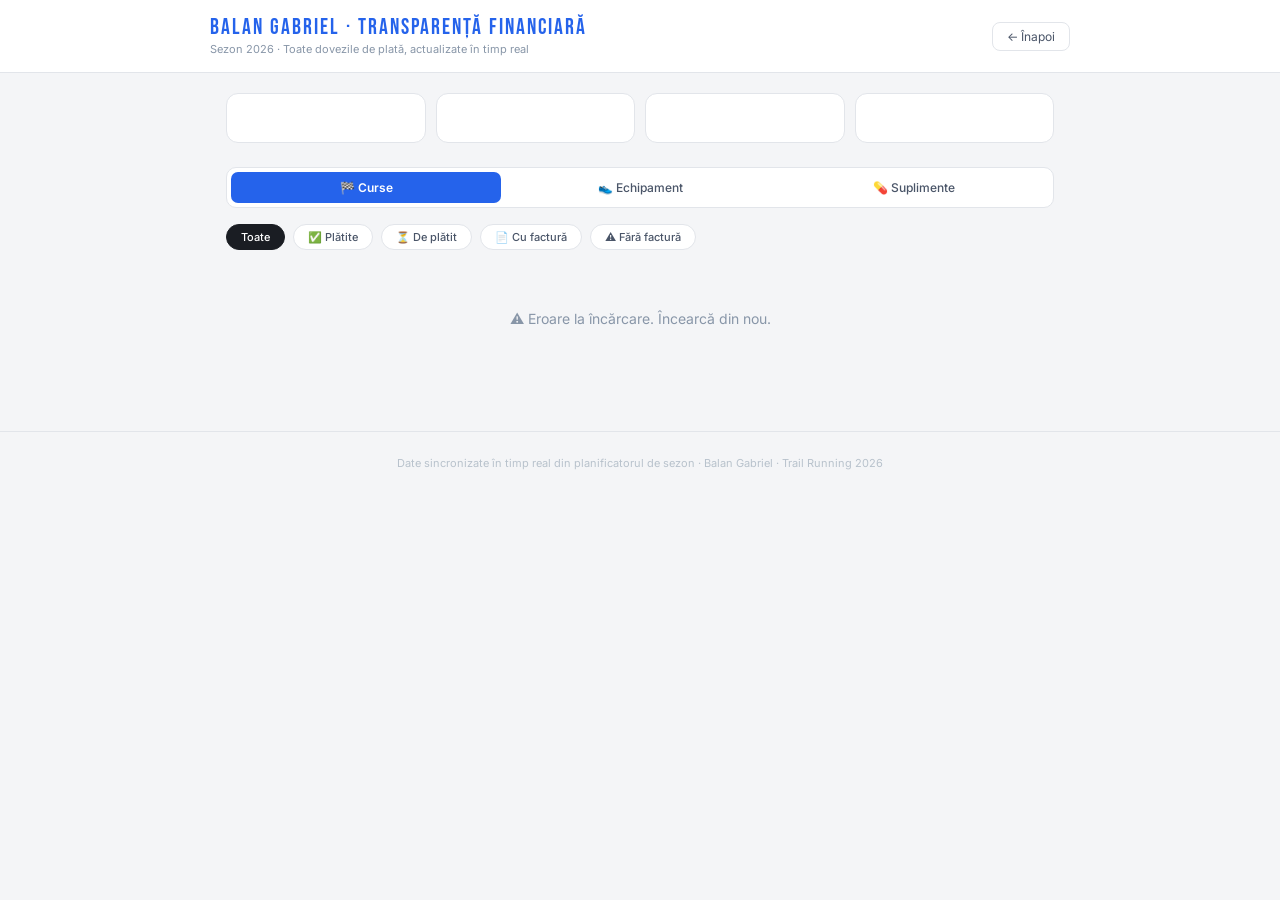
<file: plati.html>
<!DOCTYPE html>
<html lang="ro">
<head>
<meta charset="UTF-8">
<meta name="viewport" content="width=device-width, initial-scale=1.0">
<title>Transparență Financiară · Balan Gabriel · Sezon 2026</title>
<link rel="preconnect" href="https://fonts.googleapis.com">
<link href="https://fonts.googleapis.com/css2?family=Bebas+Neue&family=Inter:wght@300;400;500;600;700&display=swap" rel="stylesheet">
<style>
  *, *::before, *::after { box-sizing:border-box; margin:0; padding:0; }

  :root {
    --bg:     #f4f5f7;
    --card:   #ffffff;
    --border: #e2e5ea;
    --text:   #1a1d23;
    --t2:     #4a5568;
    --t3:     #8896a8;
    --t4:     #b8c2cc;
    --accent: #2563eb;
    --accent-dim: rgba(37,99,235,.1);
    --green:  #16a34a;
    --orange: #d97706;
    --red:    #dc2626;
    --display: 'Bebas Neue', sans-serif;
  }

  body {
    font-family: 'Inter', sans-serif;
    background: var(--bg);
    color: var(--text);
    min-height: 100vh;
  }

  /* ── Header ── */
  .header {
    background: var(--card);
    border-bottom: 1px solid var(--border);
    padding: 16px 20px;
    position: sticky; top:0; z-index:10;
  }
  .header-inner {
    max-width: 860px; margin: 0 auto;
    display: flex; align-items: center; justify-content: space-between; gap: 12px;
  }
  .header-brand {
    font-family: var(--display);
    font-size: clamp(16px, 3vw, 22px);
    letter-spacing: 2px; color: var(--accent);
    line-height: 1.1;
  }
  .header-sub {
    font-size: 11px; color: var(--t3); margin-top: 2px;
  }
  .header-back {
    font-size: 12px; color: var(--t2); text-decoration: none;
    padding: 6px 14px; border: 1px solid var(--border);
    border-radius: 8px; transition: background .15s;
    white-space: nowrap;
  }
  .header-back:hover { background: var(--bg); }

  /* ── Layout ── */
  .wrap { max-width: 860px; margin: 0 auto; padding: 20px 16px 40px; }

  /* ── Summary cards ── */
  .summary-grid {
    display: grid;
    grid-template-columns: repeat(4, 1fr);
    gap: 10px; margin-bottom: 24px;
  }
  .summary-card {
    background: var(--card); border: 1px solid var(--border);
    border-radius: 12px; padding: 14px 12px; text-align: center;
  }
  .summary-val {
    font-family: var(--display); font-size: 22px;
    letter-spacing: 1px; color: var(--accent); line-height: 1;
  }
  .summary-lbl {
    font-size: 10px; color: var(--t3); text-transform: uppercase;
    letter-spacing: .5px; margin-top: 4px;
  }

  /* ── Tabs ── */
  .tabs {
    display: flex; gap: 4px; margin-bottom: 16px;
    background: var(--card); border: 1px solid var(--border);
    border-radius: 10px; padding: 4px;
  }
  .tab {
    flex: 1; padding: 8px 10px; border: none; border-radius: 7px;
    background: transparent; cursor: pointer; font-size: 12px;
    font-weight: 500; color: var(--t2); transition: all .15s;
    font-family: 'Inter', sans-serif;
  }
  .tab.active { background: var(--accent); color: #fff; font-weight: 600; }
  .tab:not(.active):hover { background: var(--bg); }
  .panel { display: none; }
  .panel.active { display: block; }

  /* ── Cards ── */
  .card {
    background: var(--card); border: 1px solid var(--border);
    border-radius: 12px; padding: 16px; margin-bottom: 10px;
  }
  .card-head {
    display: flex; align-items: flex-start; justify-content: space-between;
    gap: 12px; margin-bottom: 12px;
  }
  .card-title { font-size: 14px; font-weight: 700; color: var(--text); }
  .card-sub   { font-size: 11px; color: var(--t3); margin-top: 2px; }
  .badge {
    font-size: 10px; font-weight: 700; padding: 3px 10px;
    border-radius: 12px; white-space: nowrap; flex-shrink: 0;
  }
  .badge-ok      { background: rgba(22,163,74,.1);  color: var(--green); }
  .badge-partial { background: rgba(217,119,6,.1);  color: var(--orange); }
  .badge-none    { background: rgba(150,150,150,.1); color: var(--t3); }

  /* ── Items grid ── */
  .items { display: flex; flex-direction: column; gap: 6px; }
  .item {
    display: flex; align-items: center; gap: 10px;
    padding: 8px 12px; border-radius: 8px; background: var(--bg);
    border: 1px solid var(--border);
  }
  .item-icon { font-size: 15px; flex-shrink: 0; }
  .item-body { flex: 1; min-width: 0; }
  .item-lbl  { font-size: 10px; color: var(--t3); text-transform: uppercase; letter-spacing: .4px; }
  .item-val  { font-size: 13px; font-weight: 600; color: var(--text); }
  .doc-btn {
    display: inline-flex; align-items: center; gap: 5px;
    padding: 5px 12px; border-radius: 7px;
    border: 1px solid var(--border); background: var(--card);
    color: var(--accent); font-size: 11px; font-weight: 600;
    cursor: pointer; text-decoration: none; transition: background .15s;
    white-space: nowrap; flex-shrink: 0;
  }
  .doc-btn:hover { background: var(--accent-dim); }
  .doc-btn.missing {
    color: var(--t4); border-style: dashed; cursor: default;
    pointer-events: none;
  }
  /* Force override - toate butoanele doc la fel */
  a.doc-btn { color: var(--accent) !important; background: var(--card) !important; }

  /* ── Amount row ── */
  .amount-row {
    display: flex; align-items: center;
    justify-content: space-between; flex-wrap: wrap; gap: 8px;
    margin-top: 8px; padding-top: 10px;
    border-top: 1px solid var(--border);
  }
  .amount-val {
    font-family: var(--display); font-size: 20px;
    letter-spacing: 1px; color: var(--accent);
  }
  .amount-sub { font-size: 11px; color: var(--t3); }

  /* ── Loading / empty ── */
  .loading, .empty {
    text-align: center; padding: 48px 20px; color: var(--t3);
    font-size: 14px;
  }
  .loading .spinner {
    width: 32px; height: 32px; border: 3px solid var(--border);
    border-top-color: var(--accent); border-radius: 50%;
    animation: spin .7s linear infinite; margin: 0 auto 12px;
  }
  @keyframes spin { to { transform: rotate(360deg); } }

  /* ── Footer ── */
  .footer {
    text-align: center; padding: 24px; font-size: 11px; color: var(--t4);
    border-top: 1px solid var(--border); margin-top: 16px;
  }

  @media(max-width:600px) {
    .summary-grid { grid-template-columns: 1fr 1fr; }
    .tabs { flex-wrap: wrap; }
    .tab { flex: none; flex-basis: calc(33% - 4px); }
  }

/* ── Filtre ── */
.filter-btn {
  padding: 5px 14px; border-radius: 20px;
  border: 1px solid var(--border,#e2e5ea); background: var(--card,#fff);
  font-size: 11px; font-weight: 500; color: var(--t2,#555);
  cursor: pointer; transition: all .15s; font-family: 'Inter', sans-serif;
}
.filter-btn.active { background: var(--text,#222); color: #fff; border-color: var(--text,#222); }
.filter-btn:not(.active):hover { background: var(--bg,#f4f5f7); }
</style>
</head>
<body>

<!-- Header -->
<div class="header">
  <div class="header-inner">
    <div>
      <div class="header-brand">BALAN GABRIEL · TRANSPARENȚĂ FINANCIARĂ</div>
      <div class="header-sub">Sezon 2026 · Toate dovezile de plată, actualizate în timp real</div>
    </div>
    <a href="/" class="header-back">← Înapoi</a>
  </div>
</div>

<!-- Content -->
<div class="wrap">

  <!-- Summary -->
  <div class="summary-grid" id="summary">
    <div class="summary-card"><div class="spinner" style="width:20px;height:20px;border-width:2px;margin:auto"></div></div>
    <div class="summary-card"></div>
    <div class="summary-card"></div>
    <div class="summary-card"></div>
  </div>

  <!-- Tabs -->
  <div class="tabs">
    <button class="tab active" onclick="setTab(this,'tab-curse')">🏁 Curse</button>
    <button class="tab" onclick="setTab(this,'tab-echip')">👟 Echipament</button>
    <button class="tab" onclick="setTab(this,'tab-supl')">💊 Suplimente</button>
  </div>

  <!-- Filtre -->
  <div id="filter-bar" style="display:flex;gap:8px;flex-wrap:wrap;margin-bottom:12px">
    <button class="filter-btn active" data-filter="all" onclick="setFilter(this,'all')">Toate</button>
    <button class="filter-btn" data-filter="paid" onclick="setFilter(this,'paid')">✅ Plătite</button>
    <button class="filter-btn" data-filter="pending" onclick="setFilter(this,'pending')">⏳ De plătit</button>
    <button class="filter-btn" data-filter="factura" onclick="setFilter(this,'factura')">📄 Cu factură</button>
    <button class="filter-btn" data-filter="nofactura" onclick="setFilter(this,'nofactura')">⚠️ Fără factură</button>
  </div>

  <div id="tab-curse" class="panel active">
    <div class="loading"><div class="spinner"></div>Se încarcă...</div>
  </div>
  <div id="tab-echip" class="panel">
    <div class="loading"><div class="spinner"></div>Se încarcă...</div>
  </div>
  <div id="tab-supl" class="panel">
    <div class="loading"><div class="spinner"></div>Se încarcă...</div>
  </div>

</div>

<div class="footer">
  Date sincronizate în timp real din planificatorul de sezon · Balan Gabriel · Trail Running 2026
</div>

<script>
const SB_URL = 'https://jqhtistewpmiphuoxfmp.supabase.co';
const SB_KEY = 'eyJhbGciOiJIUzI1NiIsInR5cCI6IkpXVCJ9.eyJpc3MiOiJzdXBhYmFzZSIsInJlZiI6ImpxaHRpc3Rld3BtaXBodW94Zm1wIiwicm9sZSI6ImFub24iLCJpYXQiOjE3NzMxMzkwOTUsImV4cCI6MjA4ODcxNTA5NX0.NWG60gy3twOCAjVlHuuIB1eTXum5rJVKN4L2EqgPa7I';

const H = { 'apikey': SB_KEY, 'Authorization': 'Bearer ' + SB_KEY };

function esc(s) {
  return String(s||'').replace(/&/g,'&amp;').replace(/</g,'&lt;').replace(/>/g,'&gt;').replace(/"/g,'&quot;');
}

function fmt(n) {
  return Number(n||0).toLocaleString('ro-RO');
}

// setTab defined below with filter support

async function load() {
  try {
    const [racesR, eqR, suplR] = await Promise.all([
      fetch(`${SB_URL}/rest/v1/races?order=data_cursa.asc&limit=200`, {headers:H}),
      fetch(`${SB_URL}/rest/v1/equipment?limit=200`, {headers:H}),
      fetch(`${SB_URL}/rest/v1/supplements?limit=200`, {headers:H}),
    ]);
    const races = racesR.ok ? await racesR.json() : [];
    const eq    = eqR.ok    ? await eqR.json()    : [];
    const supls = suplR.ok  ? await suplR.json()  : [];

    renderSummary(races, eq, supls);
    renderCurse(races);
    renderEchip(eq);
    renderSupl(supls);
  } catch(e) {
    console.error(e);
    document.getElementById('tab-curse').innerHTML =
      '<div class="empty">⚠️ Eroare la încărcare. Încearcă din nou.</div>';
  }
}

function renderSummary(races, eq, supls) {
  const totalPlatit = races.reduce((s,r) =>
    s + (r.plata_concurs_ok ? r.plata_concurs||0 : 0)
      + (r.plata_cazare     ? r.cazare||0 : 0), 0);
  const totalPending = races.reduce((s,r) =>
    s + (!r.plata_concurs_ok ? r.plata_concurs||0 : 0)
      + (!r.plata_cazare && r.cazare > 0 ? r.cazare||0 : 0), 0);
  const totalEchip  = eq.reduce((s,e) => s + (parseFloat(e.pret)||0), 0);
  const totalDovezi = races.filter(r => r.link_dovada_ins||r.link_dovada_caz||r.link_dovada_factura).length
    + eq.filter(e => e.link_dovada).length
    + supls.filter(s => s.link_dovada).length;

  document.getElementById('summary').innerHTML = [
    { val: fmt(totalPlatit)+' RON', lbl: 'Total plătit curse' },
    { val: fmt(totalPending)+' RON', lbl: 'De plătit curse' },
    { val: fmt(totalEchip)+' RON', lbl: 'Echipament total' },
    { val: totalDovezi, lbl: 'Dovezi disponibile' },
  ].map(s => `<div class="summary-card">
    <div class="summary-val">${s.val}</div>
    <div class="summary-lbl">${s.lbl}</div>
  </div>`).join('');
}

function renderCurse(races) {
  if (!races.length) {
    document.getElementById('tab-curse').innerHTML = '<div class="empty">Nicio cursă adăugată</div>';
    return;
  }
  document.getElementById('tab-curse').innerHTML = races.map(r => {
    const date = r.data_cursa
      ? new Date(r.data_cursa).toLocaleDateString('ro-RO',{day:'numeric',month:'long',year:'numeric'})
      : '—';
    const hasDovezi = r.link_dovada_ins || r.link_dovada_caz || r.link_dovada_factura;
    const allPaid   = r.plata_concurs_ok && (!r.cazare || r.plata_cazare);
    const badge = hasDovezi
      ? (allPaid ? ['badge-ok','✓ Toate plătite'] : ['badge-partial','Parțial plătit'])
      : ['badge-none','Fără dovezi'];

    const items = [
      r.plata_concurs ? {
        icon: r.plata_concurs_ok ? '✅' : '⏳',
        lbl: 'Înscriere',
        val: fmt(r.plata_concurs)+' RON',
        status: r.plata_concurs_ok ? 'Plătit' : 'Neachitat',
        link: r.link_dovada_ins || null,
        linkLbl: 'Dovadă',
        factura: r.factura_ins || null,
        facturaLbl: 'Factură'
      } : null,
      r.cazare > 0 ? {
        icon: r.plata_cazare ? '✅' : '⏳',
        lbl: 'Cazare',
        val: fmt(r.cazare)+' RON',
        status: r.plata_cazare ? 'Plătit' : 'Neachitat',
        link: r.link_dovada_caz || null,
        linkLbl: 'Dovadă',
        factura: r.factura_caz || null,
        facturaLbl: 'Factură'
      } : null,
      (r.link_dovada_factura || r.factura_desc) ? {
        icon: '🚗',
        lbl: r.factura_desc || 'Factură transport',
        val: '',
        status: r.link_dovada_factura ? 'Factură' : '',
        link: r.link_dovada_factura || null,
        linkLbl: 'Factură'
      } : null,
    ].filter(Boolean);

    const isPaid = r.plata_concurs_ok && (!r.cazare || r.plata_cazare);
    const hasFactura = !!(r.link_dovada_ins || r.link_dovada_caz || r.link_dovada_factura);
    return `<div class="card" data-paid="${isPaid}" data-factura="${hasFactura}" data-pending="${!isPaid}">
      <div class="card-head">
        <div>
          <div class="card-title">${esc(r.denumire||'—')}</div>
          <div class="card-sub">${date} · ${r.distanta||'?'} km${r.denivelare?' · '+Math.round(r.denivelare/1000)+'k D+':''}</div>
        </div>
        <span class="badge ${badge[0]}">${badge[1]}</span>
      </div>
      ${items.length ? `<div class="items">
        ${items.map(it => `<div class="item">
          <span class="item-icon">${it.icon}</span>
          <div class="item-body">
            <div class="item-lbl">${esc(it.lbl)}</div>
            ${it.val ? `<div class="item-val">${it.val}${it.status?' · <span style="color:var(--t3)">'+ esc(it.status)+'</span>':''}</div>` : ''}
          </div>
          <div style="display:flex;gap:4px;flex-wrap:wrap;justify-content:flex-end;flex-shrink:0">
            ${it.link
              ? `<a href="${esc(it.link)}" target="_blank" rel="noopener" class="doc-btn">📋 ${esc(it.linkLbl)}</a>`
              : `<span class="doc-btn missing">📋 Lipsă</span>`}
            ${it.factura
              ? `<a href="${esc(it.factura)}" target="_blank" rel="noopener" class="doc-btn">🧾 Factură</a>`
              : ''}
          </div>
        </div>`).join('')}
      </div>` : '<div style="font-size:12px;color:var(--t3)">Niciun detaliu de plată</div>'}
    </div>`;
  }).join('');
}

function renderEchip(eq) {
  if (!eq.length) {
    document.getElementById('tab-echip').innerHTML = '<div class="empty">Niciun echipament adăugat</div>';
    return;
  }
  document.getElementById('tab-echip').innerHTML = eq.map(e => {
    const badge = e.link_dovada
      ? ['badge-ok','✓ Factură disponibilă']
      : ['badge-none','Fără factură'];
    return `<div class="card">
      <div class="card-head">
        <div>
          <div class="card-title">${esc(e.denumire||'—')}</div>
          <div class="card-sub">${esc(e.categorie||'')}${e.km_actuali?' · '+e.km_actuali+' km parcurși':''}</div>
        </div>
        <span class="badge ${badge[0]}">${badge[1]}</span>
      </div>
      <div class="amount-row">
        <div>
          <div class="amount-val">${fmt(e.pret)} RON</div>
        </div>
        ${e.link_dovada
          ? `<a href="${esc(e.link_dovada)}" target="_blank" rel="noopener" class="doc-btn">📄 Factură / dovadă</a>`
          : `<span class="doc-btn missing">📄 Factură lipsă</span>`}
      </div>
    </div>`;
  }).join('');
}

function renderSupl(supls) {
  if (!supls.length) {
    document.getElementById('tab-supl').innerHTML = '<div class="empty">Niciun supliment adăugat</div>';
    return;
  }
  document.getElementById('tab-supl').innerHTML = supls.map(s => {
    const badge = s.link_dovada
      ? ['badge-ok','✓ Factură disponibilă']
      : ['badge-none','Fără factură'];
    const pretVal = s.pret_comanda || s.pret_lunar || 0;
    return `<div class="card">
      <div class="card-head">
        <div>
          <div class="card-title">${esc(s.denumire||'—')}</div>
          <div class="card-sub">
            ${s.cantitate ? esc(s.cantitate) : ''}
            ${s.stoc_portii ? ' · Stoc: '+s.stoc_portii+' porții' : ''}
          </div>
        </div>
        <span class="badge ${badge[0]}">${badge[1]}</span>
      </div>
      <div class="amount-row">
        <div>
          <div class="amount-val">${fmt(pretVal)} RON${s.frecventa_luni > 1 ? '/'+s.frecventa_luni+'luni' : '/comandă'}</div>
          ${s.pret_lunar ? `<div class="amount-sub">~${fmt(s.pret_lunar)} RON/lună</div>` : ''}
        </div>
        ${s.link_dovada
          ? `<a href="${esc(s.link_dovada)}" target="_blank" rel="noopener" class="doc-btn">📄 Factură / comandă</a>`
          : `<span class="doc-btn missing">📄 Factură lipsă</span>`}
      </div>
      ${s.note && s.note.startsWith('http') ? `<div style="margin-top:8px">
        <a href="${esc(s.note)}" target="_blank" rel="noopener" class="doc-btn" style="font-size:10px">
          🛒 Link produs
        </a>
      </div>` : ''}
    </div>`;
  }).join('');
}

let _activeFilter = 'all';

function setFilter(btn, filter) {
  document.querySelectorAll('.filter-btn').forEach(b => b.classList.remove('active'));
  btn.classList.add('active');
  _activeFilter = filter;
  applyFilter();
}

function applyFilter() {
  const f = _activeFilter;
  document.querySelectorAll('.card[data-paid]').forEach(card => {
    let show = true;
    if (f === 'paid')      show = card.dataset.paid === 'true';
    if (f === 'pending')   show = card.dataset.pending === 'true';
    if (f === 'factura')   show = card.dataset.factura === 'true';
    if (f === 'nofactura') show = card.dataset.factura === 'false';
    card.style.display = show ? '' : 'none';
  });
}

// Re-apply filter after tab switch
function setTab(btn, id) {
  document.querySelectorAll('.tab').forEach(b => b.classList.remove('active'));
  document.querySelectorAll('.panel').forEach(p => p.classList.remove('active'));
  btn.classList.add('active');
  document.getElementById(id).classList.add('active');
  applyFilter();
}

load();
</script>
</body>
</html>
</file>
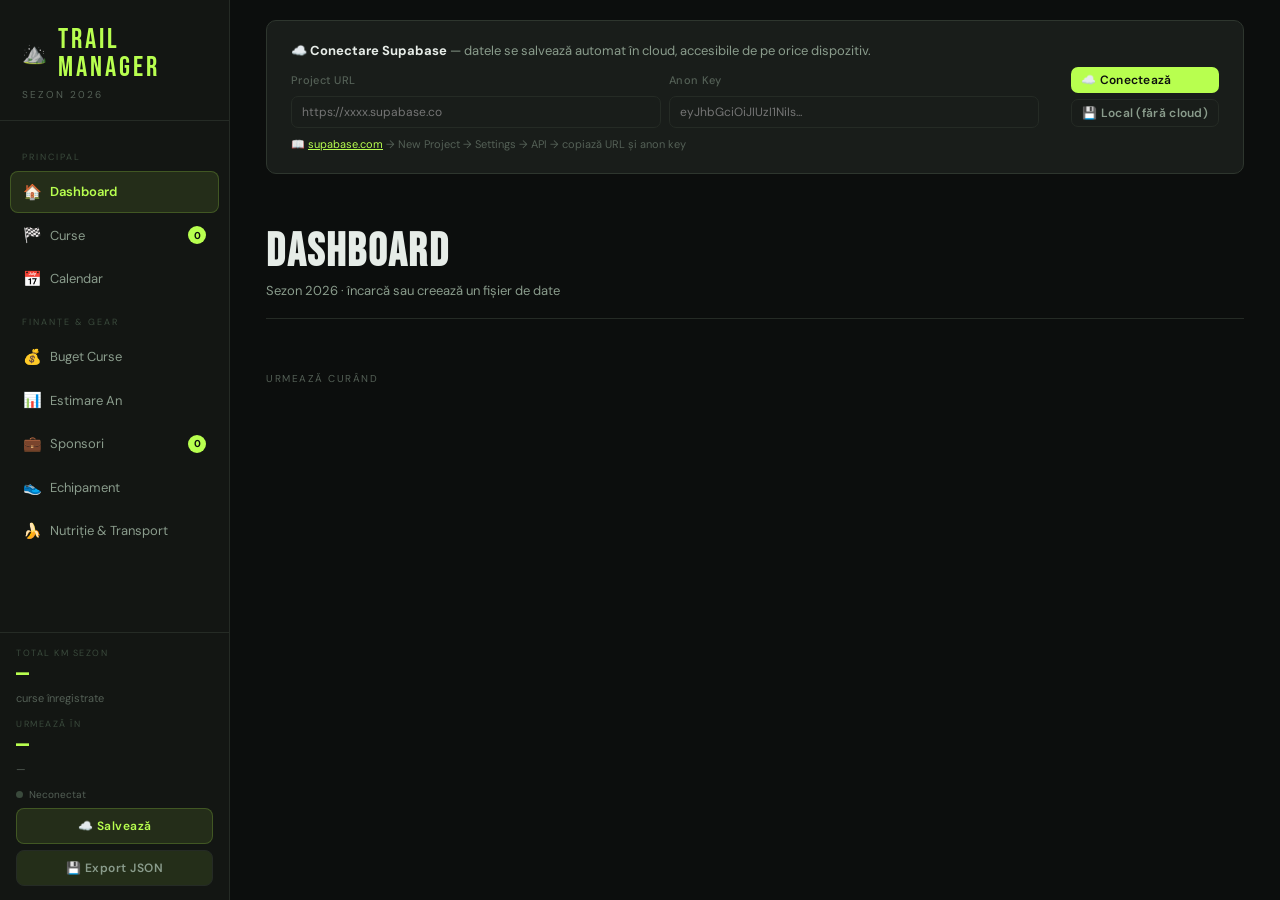
<file: trail_manager.html>
<!DOCTYPE html>
<html lang="ro">
<head>
<meta charset="UTF-8">
<meta name="viewport" content="width=device-width, initial-scale=1.0">
<title>Trail Running Manager 2026</title>
<link href="https://fonts.googleapis.com/css2?family=Bebas+Neue&family=DM+Sans:ital,opsz,wght@0,9..40,300;0,9..40,400;0,9..40,600;1,9..40,300&display=swap" rel="stylesheet">
<style>
:root {
  --bg: #0c0e0d;
  --s1: #131613;
  --s2: #191d1a;
  --s3: #1f241f;
  --border: #252b25;
  --border2: #2e362e;
  --accent: #b8ff4f;
  --accent-dim: rgba(184,255,79,0.1);
  --accent-border: rgba(184,255,79,0.2);
  --green: #4fff9b;
  --orange: #ff7c3b;
  --yellow: #ffcb4f;
  --red: #ff4f4f;
  --text: #e6ece7;
  --t2: #8a9c8c;
  --t3: #546056;
  --t4: #3a4a3c;
  --r: 10px;
  --display: 'Bebas Neue', sans-serif;
  --body: 'DM Sans', sans-serif;
}
*{box-sizing:border-box;margin:0;padding:0}
html{scroll-behavior:smooth}
body{background:var(--bg);color:var(--text);font-family:var(--body);font-size:14px;line-height:1.5;min-height:100vh;overflow-x:hidden}
::-webkit-scrollbar{width:5px;height:5px}
::-webkit-scrollbar-track{background:var(--bg)}
::-webkit-scrollbar-thumb{background:var(--border2);border-radius:3px}

/* ── APP SHELL ── */
.shell{display:grid;grid-template-columns:230px 1fr;min-height:100vh}

/* ── SIDEBAR ── */
.sidebar{
  background:var(--s1);border-right:1px solid var(--border);
  display:flex;flex-direction:column;
  position:sticky;top:0;height:100vh;overflow-y:auto;
}
.logo{padding:26px 22px 18px;border-bottom:1px solid var(--border)}
.logo-mark{font-family:var(--display);font-size:28px;letter-spacing:3px;color:var(--accent);line-height:1;display:flex;align-items:center;gap:8px}
.logo-mark span{font-size:20px}
.logo-sub{color:var(--t3);font-size:10px;margin-top:5px;letter-spacing:2px;text-transform:uppercase}

.nav{padding:14px 10px;flex:1}
.nav-group{font-size:9px;color:var(--t4);text-transform:uppercase;letter-spacing:2px;padding:10px 12px 6px;margin-top:6px}
.ni{
  display:flex;align-items:center;gap:9px;padding:9px 12px;
  border-radius:8px;cursor:pointer;color:var(--t2);font-size:13px;
  transition:all .15s;margin-bottom:1px;border:1px solid transparent;
  user-select:none;
}
.ni:hover{background:var(--s2);color:var(--text)}
.ni.on{background:var(--accent-dim);color:var(--accent);border-color:var(--accent-border);font-weight:600}
.ni .ico{font-size:15px;width:18px;text-align:center;flex-shrink:0}
.ni .badge{margin-left:auto;background:var(--accent);color:#0c0e0d;font-size:10px;font-weight:700;width:18px;height:18px;border-radius:9px;display:flex;align-items:center;justify-content:center}

.sidebar-bottom{padding:14px 16px;border-top:1px solid var(--border)}
.kpi{margin-bottom:12px}
.kpi-label{font-size:9px;color:var(--t4);text-transform:uppercase;letter-spacing:1.5px;display:block;margin-bottom:2px}
.kpi-val{font-family:var(--display);font-size:26px;color:var(--accent);letter-spacing:1px;line-height:1}
.kpi-sub{font-size:11px;color:var(--t3);margin-top:1px}

.save-btn{
  width:100%;padding:9px;border-radius:8px;background:var(--accent-dim);
  border:1px solid var(--accent-border);color:var(--accent);font-family:var(--body);
  font-size:12px;font-weight:600;cursor:pointer;transition:all .15s;letter-spacing:.5px;
  display:flex;align-items:center;justify-content:center;gap:6px;
}
.save-btn:hover{background:rgba(184,255,79,.18)}
.save-btn.saved{color:var(--green);border-color:rgba(79,255,155,.3);background:rgba(79,255,155,.08)}

/* ── MAIN ── */
.main{overflow-x:hidden}
.page{display:none;padding:32px 36px;animation:fadeIn .2s ease}
.page.on{display:block}
@keyframes fadeIn{from{opacity:0;transform:translateY(6px)}to{opacity:1;transform:translateY(0)}}

/* ── PAGE HEADER ── */
.ph{display:flex;align-items:flex-end;justify-content:space-between;margin-bottom:28px;padding-bottom:18px;border-bottom:1px solid var(--border)}
.ph-left h2{font-family:var(--display);font-size:46px;letter-spacing:2px;line-height:1;color:var(--text)}
.ph-left p{color:var(--t2);font-size:13px;margin-top:5px}
.ph-right{display:flex;gap:8px;align-items:center}

/* ── BUTTONS ── */
.btn{padding:9px 18px;border-radius:7px;font-family:var(--body);font-size:13px;font-weight:600;cursor:pointer;transition:all .15s;border:none;letter-spacing:.3px;display:inline-flex;align-items:center;gap:6px;white-space:nowrap}
.btn-primary{background:var(--accent);color:#0c0e0d}
.btn-primary:hover{background:#caff6b;transform:translateY(-1px);box-shadow:0 4px 16px rgba(184,255,79,.25)}
.btn-ghost{background:transparent;color:var(--t2);border:1px solid var(--border)}
.btn-ghost:hover{background:var(--s2);color:var(--text)}
.btn-danger{background:rgba(255,79,79,.08);color:var(--red);border:1px solid rgba(255,79,79,.2)}
.btn-danger:hover{background:rgba(255,79,79,.18)}
.btn-sm{padding:5px 10px;font-size:12px}
.btn-icon{padding:6px 7px}

/* ── CARDS GRID ── */
.cg{display:grid;grid-template-columns:repeat(auto-fill,minmax(310px,1fr));gap:14px}

/* ── RACE CARD ── */
.rc{
  background:var(--s1);border:1px solid var(--border);border-radius:var(--r);
  padding:18px;transition:all .15s;position:relative;overflow:hidden;cursor:default;
}
.rc:hover{border-color:var(--border2);transform:translateY(-1px);box-shadow:0 6px 24px rgba(0,0,0,.3)}
.rc.star{border-color:rgba(184,255,79,.25)}
.rc.star::before{content:'';position:absolute;top:0;left:0;right:0;height:2px;background:linear-gradient(90deg,var(--accent),var(--green))}
.rc.past{opacity:.65}

.rc-top{display:flex;justify-content:space-between;align-items:flex-start;margin-bottom:12px}
.rc-nr{font-size:10px;color:var(--t3);letter-spacing:1px;margin-bottom:2px}
.rc-name{font-size:15px;font-weight:600;color:var(--text);line-height:1.3}
.rc-date{font-size:12px;color:var(--accent);font-weight:600;margin-top:3px}
.rc-cd{font-size:11px;color:var(--t3);margin-top:1px}
.rc-cd.soon{color:var(--orange)}

.rc-nums{display:grid;grid-template-columns:1fr 1fr;gap:6px;margin-bottom:12px}
.rn{background:var(--s2);border-radius:6px;padding:7px 10px}
.rn lbl{font-size:9px;color:var(--t3);text-transform:uppercase;letter-spacing:.8px;display:block;margin-bottom:1px}
.rn .rv{font-family:var(--display);font-size:18px;color:var(--text);letter-spacing:.5px;line-height:1}
.rn .ru{font-size:11px;color:var(--t3)}

.rc-tags{display:flex;flex-wrap:wrap;gap:5px;margin-bottom:12px}
.tag{padding:3px 8px;border-radius:20px;font-size:11px;font-weight:500;border:1px solid}
.tg{color:var(--green);background:rgba(79,255,155,.07);border-color:rgba(79,255,155,.2)}
.ty{color:var(--yellow);background:rgba(255,203,79,.07);border-color:rgba(255,203,79,.2)}
.tr{color:var(--red);background:rgba(255,79,79,.07);border-color:rgba(255,79,79,.2)}
.tn{color:var(--t2);background:var(--s2);border-color:var(--border)}
.ta{color:var(--accent);background:var(--accent-dim);border-color:var(--accent-border)}

.rc-foot{display:flex;align-items:center;justify-content:space-between;padding-top:10px;border-top:1px solid var(--border)}
.rc-cost{font-family:var(--display);font-size:20px;color:var(--text)}
.rc-cost small{font-family:var(--body);font-size:11px;color:var(--t3);font-weight:400}
.rc-actions{display:flex;gap:5px}
.rc-note{margin-top:8px;font-size:11px;color:var(--t3);font-style:italic;padding-left:2px}

/* ── TABS ── */
.tabs{display:flex;gap:3px;margin-bottom:20px;background:var(--s1);padding:4px;border-radius:9px;width:fit-content;border:1px solid var(--border)}
.tab{padding:6px 15px;border-radius:6px;cursor:pointer;font-size:13px;color:var(--t2);transition:all .15s;border:none;background:none;font-family:var(--body)}
.tab.on{background:var(--s2);color:var(--text);font-weight:600}

/* ── STAT TILES ── */
.tiles{display:grid;grid-template-columns:repeat(auto-fit,minmax(190px,1fr));gap:12px;margin-bottom:24px}
.tile{background:var(--s1);border:1px solid var(--border);border-radius:var(--r);padding:18px 20px}
.tile lbl{font-size:10px;color:var(--t3);text-transform:uppercase;letter-spacing:1.5px;display:block;margin-bottom:8px}
.tile .tv{font-family:var(--display);font-size:34px;letter-spacing:1px;line-height:1}
.tv.green{color:var(--green)}
.tv.red{color:var(--red)}
.tv.yellow{color:var(--yellow)}
.tv.accent{color:var(--accent)}
.tile .ts{font-size:12px;color:var(--t3);margin-top:4px}
.pbar{height:3px;background:var(--s3);border-radius:2px;margin-top:10px;overflow:hidden}
.pfill{height:100%;background:var(--accent);border-radius:2px;transition:width .6s cubic-bezier(.4,0,.2,1)}

/* ── TABLE ── */
.tw{overflow-x:auto;border:1px solid var(--border);border-radius:var(--r)}
table{width:100%;border-collapse:collapse}
th{font-size:10px;color:var(--t3);text-transform:uppercase;letter-spacing:.8px;padding:10px 14px;text-align:left;border-bottom:1px solid var(--border);white-space:nowrap;background:var(--s1)}
td{padding:10px 14px;border-bottom:1px solid rgba(37,43,38,.4);font-size:13px;vertical-align:middle}
tr:last-child td{border-bottom:none}
tr:hover td{background:rgba(255,255,255,.015)}

/* ── CALENDAR ── */
.cal{display:grid;grid-template-columns:repeat(4,1fr);gap:10px}
.month{background:var(--s1);border:1px solid var(--border);border-radius:var(--r);padding:14px}
.month-name{font-family:var(--display);font-size:16px;color:var(--t2);margin-bottom:10px;letter-spacing:1.5px;text-transform:uppercase}
.ev{background:var(--s2);border-left:3px solid var(--accent);border-radius:0 6px 6px 0;padding:7px 9px;margin-bottom:5px;cursor:pointer;transition:all .15s}
.ev:hover{background:var(--accent-dim)}
.ev.ultra{border-left-color:var(--orange)}
.ev-name{font-size:12px;font-weight:600}
.ev-meta{font-size:10px;color:var(--t3);margin-top:2px}
.ev-dist{font-size:11px;color:var(--accent);font-family:var(--display);margin-top:2px}
.ev.ultra .ev-dist{color:var(--orange)}
.no-ev{font-size:12px;color:var(--t4);padding:4px 0}

/* ── EQ ITEMS ── */
.eq-item{background:var(--s1);border:1px solid var(--border);border-radius:var(--r);padding:16px 20px;display:flex;align-items:center;gap:16px;margin-bottom:8px;transition:all .15s}
.eq-item:hover{border-color:var(--border2)}
.eq-ico{font-size:30px;width:48px;text-align:center;flex-shrink:0}
.eq-body{flex:1;min-width:0}
.eq-name{font-size:15px;font-weight:600}
.eq-cat{font-size:11px;color:var(--t3);margin-top:2px}
.km-wrap{margin-top:8px}
.km-labels{display:flex;justify-content:space-between;font-size:11px;color:var(--t3);margin-bottom:4px}
.km-bar{height:4px;background:var(--s3);border-radius:2px;overflow:hidden}
.km-fill{height:100%;border-radius:2px;transition:width .6s}
.km-fill.ok{background:var(--green)}
.km-fill.mid{background:var(--yellow)}
.km-fill.worn{background:var(--red)}
.eq-right{text-align:right;flex-shrink:0}
.eq-price{font-family:var(--display);font-size:22px}
.eq-price small{font-family:var(--body);font-size:11px;color:var(--t3);display:block;font-weight:400}

/* ── NUTRITIE ── */
.ng{display:grid;grid-template-columns:repeat(3,1fr);gap:14px}
.nc{background:var(--s1);border:1px solid var(--border);border-radius:var(--r);padding:18px}
.nc h4{font-size:10px;text-transform:uppercase;letter-spacing:1.5px;color:var(--t3);margin-bottom:14px;padding-bottom:8px;border-bottom:1px solid var(--border)}
.nr{display:flex;justify-content:space-between;align-items:center;padding:7px 0;border-bottom:1px solid rgba(37,43,38,.4);font-size:13px}
.nr:last-child{border-bottom:none}
.nl{color:var(--t2)}
.nv{font-weight:600}
.nv.a{color:var(--accent);font-family:var(--display);font-size:16px}

/* ── MODAL ── */
.overlay{position:fixed;inset:0;background:rgba(0,0,0,.75);backdrop-filter:blur(6px);z-index:100;display:none;align-items:center;justify-content:center;padding:20px}
.overlay.on{display:flex}
.modal{background:var(--s1);border:1px solid var(--border2);border-radius:14px;width:100%;max-width:660px;max-height:90vh;overflow-y:auto;box-shadow:0 30px 80px rgba(0,0,0,.6)}
.mh{padding:22px 26px 18px;border-bottom:1px solid var(--border);display:flex;align-items:center;justify-content:space-between}
.mh h3{font-family:var(--display);font-size:30px;letter-spacing:1px}
.mx{background:none;border:none;color:var(--t3);font-size:20px;cursor:pointer;padding:4px;transition:color .15s}
.mx:hover{color:var(--text)}
.mb{padding:22px 26px}
.mf{padding:14px 26px 22px;display:flex;gap:8px;justify-content:flex-end;border-top:1px solid var(--border)}

/* ── FORM ── */
.fg{display:grid;grid-template-columns:1fr 1fr;gap:12px}
.fgrow{grid-column:span 2}
.fi{display:flex;flex-direction:column;gap:4px}
.fi lbl{font-size:11px;color:var(--t3);font-weight:500;letter-spacing:.3px}
input,select,textarea{background:var(--s2);border:1px solid var(--border);border-radius:7px;color:var(--text);font-family:var(--body);font-size:13px;padding:9px 12px;width:100%;transition:border-color .15s}
input:focus,select:focus,textarea:focus{outline:none;border-color:var(--accent)}
select option{background:var(--s2)}
.cb-row{display:flex;align-items:center;gap:8px;padding:8px 0}
.cb-row input[type=checkbox]{width:auto;accent-color:var(--accent)}
.cb-row label{color:var(--t2);font-size:13px;cursor:pointer}
.sl{font-size:10px;color:var(--t3);text-transform:uppercase;letter-spacing:1.5px;margin:18px 0 10px;padding-bottom:6px;border-bottom:1px solid var(--border)}

/* ── TOAST ── */
.toast{position:fixed;bottom:24px;right:24px;background:var(--s2);border:1px solid var(--border2);border-radius:10px;padding:11px 18px;font-size:13px;font-weight:500;box-shadow:0 8px 32px rgba(0,0,0,.5);z-index:200;transform:translateY(16px);opacity:0;transition:all .3s;display:flex;align-items:center;gap:8px;pointer-events:none}
.toast.show{transform:translateY(0);opacity:1}
.toast.ok{border-color:rgba(79,255,155,.3);color:var(--green)}
.toast.err{border-color:rgba(255,79,79,.3);color:var(--red)}
.toast.info{border-color:var(--accent-border);color:var(--accent)}

/* ── FILE PICKER BANNER ── */
.filebanner{background:var(--s2);border:1px solid var(--border2);border-radius:var(--r);padding:20px 24px;margin-bottom:24px;display:flex;align-items:center;justify-content:space-between;gap:16px}
.filebanner p{font-size:13px;color:var(--t2);line-height:1.6}
.filebanner strong{color:var(--text)}
.filebanner .actions{display:flex;gap:8px;flex-shrink:0}

/* ── SPONSOR ROW ── */
.sp-row{background:var(--s1);border:1px solid var(--border);border-radius:var(--r);padding:14px 18px;display:flex;align-items:center;gap:14px;margin-bottom:8px}
.sp-icon{font-size:22px}
.sp-body{flex:1}
.sp-name{font-weight:600}
.sp-sub{font-size:12px;color:var(--t3);margin-top:2px}
.sp-amount{font-family:var(--display);font-size:22px;color:var(--green)}

/* ── SPONSOR PROGRESS BAR ── */
.sp-progress-wrap{background:var(--s1);border:1px solid var(--border);border-radius:var(--r);padding:20px 24px;margin-bottom:4px}
.sp-progress-header{display:flex;justify-content:space-between;align-items:flex-end;margin-bottom:14px}
.sp-progress-header h3{font-family:var(--display);font-size:20px;letter-spacing:1px}
.sp-progress-header .sp-nums{text-align:right}
.sp-progress-header .sp-need{font-family:var(--display);font-size:28px;color:var(--red);letter-spacing:1px;line-height:1}
.sp-progress-header .sp-have{font-size:12px;color:var(--t3);margin-top:2px}
.sp-bar-track{height:12px;background:var(--s3);border-radius:6px;overflow:hidden;margin-bottom:10px;position:relative}
.sp-bar-fill{height:100%;border-radius:6px;transition:width .8s cubic-bezier(.4,0,.2,1)}
.sp-bar-fill.over{background:var(--green)}
.sp-bar-fill.close{background:var(--yellow)}
.sp-bar-fill.low{background:var(--red)}
.sp-bar-labels{display:flex;justify-content:space-between;font-size:11px;color:var(--t3)}
.sp-bar-labels .have{color:var(--green);font-weight:600}

/* ── PAYMENT CARDS ── */
.pay-card{background:var(--s1);border:1px solid var(--border);border-radius:var(--r);padding:16px 20px;margin-bottom:8px;transition:all .15s}
.pay-card:hover{border-color:var(--border2)}
.pay-card-top{display:flex;align-items:flex-start;justify-content:space-between;margin-bottom:10px}
.pay-card-name{font-size:14px;font-weight:600}
.pay-card-date{font-size:11px;color:var(--accent);margin-top:2px}
.pay-rows{display:grid;gap:6px}
.pay-row{display:flex;align-items:center;justify-content:space-between;background:var(--s2);border-radius:7px;padding:8px 12px}
.pay-row-left{display:flex;align-items:center;gap:10px}
.pay-row-icon{font-size:14px}
.pay-row-lbl{font-size:12px;color:var(--t2)}
.pay-row-amount{font-family:var(--display);font-size:16px;letter-spacing:.5px}
.pay-row-amount.paid{color:var(--green)}
.pay-row-amount.owed{color:var(--red)}
.pay-row-amount.na{color:var(--t3);font-family:var(--body);font-size:12px}

/* ── ESTIMARE BREAKDOWN ── */
.breakdown-grid{display:grid;grid-template-columns:repeat(auto-fit,minmax(260px,1fr));gap:12px;margin-bottom:8px}
.bk-card{background:var(--s1);border:1px solid var(--border);border-radius:var(--r);padding:18px}
.bk-card h4{font-size:10px;text-transform:uppercase;letter-spacing:1.5px;color:var(--t3);margin-bottom:14px;padding-bottom:8px;border-bottom:1px solid var(--border);display:flex;justify-content:space-between}
.bk-card h4 span{color:var(--accent);font-family:var(--display);font-size:16px;letter-spacing:1px}
.bk-row{display:flex;justify-content:space-between;align-items:center;padding:6px 0;border-bottom:1px solid rgba(37,43,38,.3);font-size:13px}
.bk-row:last-child{border-bottom:none}
.bk-row .bl{color:var(--t2)}
.bk-row .bv{font-weight:600;color:var(--text)}
.bk-row .bv.a{color:var(--accent);font-family:var(--display);font-size:15px}
.bk-total{display:flex;justify-content:space-between;margin-top:10px;padding-top:10px;border-top:1px solid var(--border)}
.bk-total .bl{font-weight:600;font-size:13px}
.bk-total .bv{font-family:var(--display);font-size:20px;color:var(--accent)}

/* ── TIMELINE ── */
.timeline{display:grid;gap:8px}
.tl-month{background:var(--s1);border:1px solid var(--border);border-radius:var(--r);overflow:hidden}
.tl-head{display:flex;align-items:center;gap:14px;padding:12px 16px;border-bottom:1px solid var(--border);cursor:pointer;transition:background .15s}
.tl-head:hover{background:var(--s2)}
.tl-month-name{font-family:var(--display);font-size:18px;letter-spacing:1px;min-width:120px}
.tl-bar-wrap{flex:1;height:6px;background:var(--s3);border-radius:3px;overflow:hidden}
.tl-bar{height:100%;border-radius:3px;background:var(--accent);transition:width .6s}
.tl-total{font-family:var(--display);font-size:18px;letter-spacing:.5px;min-width:110px;text-align:right}
.tl-total.high{color:var(--red)}
.tl-total.mid{color:var(--yellow)}
.tl-total.low{color:var(--green)}
.tl-body{padding:0 16px;max-height:0;overflow:hidden;transition:max-height .3s ease}
.tl-body.open{max-height:400px}
.tl-item{display:flex;justify-content:space-between;padding:7px 0;border-bottom:1px solid rgba(37,43,38,.3);font-size:13px}
.tl-item:last-child{border-bottom:none}
.tl-item-lbl{color:var(--t2)}
.tl-item-val{font-weight:600}

/* ── MOBILE TOP BAR ── */
.mobile-topbar{
  display:none;position:fixed;top:0;left:0;right:0;z-index:90;
  background:var(--s1);border-bottom:1px solid var(--border);
  height:54px;align-items:center;justify-content:space-between;
  padding:0 16px;
}
.mobile-logo{font-family:var(--display);font-size:20px;letter-spacing:2px;color:var(--accent);display:flex;align-items:center;gap:7px}
.mobile-logo span{font-size:16px}
.mobile-topbar-right{display:flex;align-items:center;gap:10px}
.mobile-sync{font-size:11px;color:var(--t3);display:flex;align-items:center;gap:5px}
.hamburger{background:none;border:none;cursor:pointer;padding:6px;color:var(--t2);font-size:20px;display:flex;align-items:center}

/* ── MOBILE DRAWER ── */
.drawer-overlay{position:fixed;inset:0;background:rgba(0,0,0,.6);z-index:95;display:none;backdrop-filter:blur(4px)}
.drawer-overlay.on{display:block}
.drawer{
  position:fixed;left:0;top:0;bottom:0;width:260px;z-index:96;
  background:var(--s1);border-right:1px solid var(--border2);
  display:flex;flex-direction:column;
  transform:translateX(-100%);transition:transform .25s cubic-bezier(.4,0,.2,1);
}
.drawer.on{transform:translateX(0)}
.drawer-head{padding:20px 18px 14px;border-bottom:1px solid var(--border);display:flex;align-items:center;justify-content:space-between}
.drawer-logo{font-family:var(--display);font-size:22px;letter-spacing:2px;color:var(--accent)}
.drawer-close{background:none;border:none;color:var(--t3);font-size:18px;cursor:pointer;padding:4px}
.drawer-nav{padding:10px 8px;flex:1;overflow-y:auto}
.drawer-kpi{padding:12px 16px;border-top:1px solid var(--border);background:var(--s2)}
.drawer-kpi-row{display:flex;justify-content:space-between;align-items:center;margin-bottom:4px}
.drawer-kpi-row span{font-size:11px;color:var(--t3)}
.drawer-kpi-row strong{font-family:var(--display);font-size:18px;color:var(--accent)}
.drawer-save{margin:10px 10px 0;display:flex;flex-direction:column;gap:6px}

/* ── MOBILE BOTTOM NAV ── */
.bottom-nav{
  display:none;position:fixed;bottom:0;left:0;right:0;z-index:90;
  background:var(--s1);border-top:1px solid var(--border);
  padding:6px 4px calc(6px + env(safe-area-inset-bottom));
  display:none;grid-template-columns:repeat(5,1fr);gap:0;
}
.bn{
  display:flex;flex-direction:column;align-items:center;gap:2px;
  padding:6px 4px;border-radius:8px;cursor:pointer;
  color:var(--t3);font-size:9px;font-weight:500;letter-spacing:.3px;
  text-transform:uppercase;transition:color .15s;border:none;background:none;
  font-family:var(--body);
}
.bn .bn-ico{font-size:18px;line-height:1}
.bn.on{color:var(--accent)}
.bn.on .bn-ico{filter:drop-shadow(0 0 6px rgba(184,255,79,.5))}

/* ── RESPONSIVE ── */
@media(max-width:700px){
  .breakdown-grid{grid-template-columns:1fr}
  .sp-progress-header{flex-direction:column;gap:8px}
}

@media(max-width:800px){
  /* Hide desktop sidebar */
  .sidebar{display:none}
  /* Show mobile topbar */
  .mobile-topbar{display:flex}
  /* Show bottom nav */
  .bottom-nav{display:grid}
  /* Shell becomes single column */
  .shell{grid-template-columns:1fr}
  /* Main content padding adjustments */
  .main{padding-top:54px;padding-bottom:70px}
  .page{padding:16px 14px}
  /* Page header smaller */
  .ph{margin-bottom:18px;padding-bottom:14px}
  .ph-left h2{font-size:32px}
  /* Cards single column */
  .cg{grid-template-columns:1fr}
  /* Calendar 2 col */
  .cal{grid-template-columns:repeat(2,1fr)}
  /* Tiles 2 col */
  .tiles{grid-template-columns:repeat(2,1fr)}
  /* Banner layout */
  .filebanner{flex-direction:column;gap:10px}
  .filebanner > div:last-child{flex-direction:row;margin-left:0}
  /* Bigger touch targets */
  .btn{padding:11px 18px}
  .btn-sm{padding:9px 14px;font-size:13px}
  input,select,textarea{padding:11px 12px;font-size:16px} /* prevent zoom on iOS */
  /* Modal full screen on mobile */
  .overlay{padding:0;align-items:flex-end}
  .modal{border-radius:18px 18px 0 0;max-height:92vh;max-width:100%}
  /* Supabase banner */
  #filebanner-wrap{padding:14px 14px 0}
  /* Timeline bar labels smaller */
  .tl-month-name{min-width:80px;font-size:15px}
  .tl-total{min-width:90px;font-size:15px}
  /* Pay card grid */
  .pay-rows{gap:5px}
}

@media(max-width:400px){
  .tiles{grid-template-columns:1fr}
  .cal{grid-template-columns:1fr}
}
</style>
</head>
<body>

<!-- ── MOBILE TOP BAR ── -->
<div class="mobile-topbar">
  <div class="mobile-logo"><span>⛰️</span>TRAIL MANAGER</div>
  <div class="mobile-topbar-right">
    <div class="mobile-sync">
      <span id="m-sync-dot" style="width:6px;height:6px;border-radius:50%;background:var(--t4);display:inline-block"></span>
      <span id="m-sync-status">—</span>
    </div>
    <button class="hamburger" onclick="openDrawer()">☰</button>
  </div>
</div>

<!-- ── MOBILE DRAWER ── -->
<div class="drawer-overlay" id="drawer-overlay" onclick="closeDrawer()"></div>
<div class="drawer" id="drawer">
  <div class="drawer-head">
    <div class="drawer-logo">⛰️ TRAIL</div>
    <button class="drawer-close" onclick="closeDrawer()">✕</button>
  </div>
  <div class="drawer-nav">
    <div class="nav-group">Principal</div>
    <div class="ni" onclick="go('dash',this);closeDrawer()"><span class="ico">🏠</span>Dashboard</div>
    <div class="ni" onclick="go('curse',this);closeDrawer()"><span class="ico">🏁</span>Curse <span class="badge" id="db-curse">0</span></div>
    <div class="ni" onclick="go('cal',this);closeDrawer()"><span class="ico">📅</span>Calendar</div>
    <div class="nav-group">Finanțe & Gear</div>
    <div class="ni" onclick="go('buget',this);closeDrawer()"><span class="ico">💰</span>Buget Curse</div>
    <div class="ni" onclick="go('estimare',this);closeDrawer()"><span class="ico">📊</span>Estimare An</div>
    <div class="ni" onclick="go('sponsori',this);closeDrawer()"><span class="ico">💼</span>Sponsori</div>
    <div class="ni" onclick="go('echip',this);closeDrawer()"><span class="ico">👟</span>Echipament</div>
    <div class="ni" onclick="go('nutri',this);closeDrawer()"><span class="ico">🍌</span>Nutriție</div>
  </div>
  <div class="drawer-kpi">
    <div class="drawer-kpi-row"><span>Total km sezon</span><strong id="d-km">—</strong></div>
    <div class="drawer-kpi-row"><span>Urmează în</span><strong id="d-next">—</strong></div>
  </div>
  <div class="drawer-save">
    <button class="save-btn" onclick="saveData();closeDrawer()">☁️ Salvează</button>
    <button class="save-btn" onclick="exportJSON();closeDrawer()" style="color:var(--t2);border-color:var(--border)">💾 Export JSON</button>
  </div>
</div>

<!-- ── BOTTOM NAV ── -->
<nav class="bottom-nav" id="bottom-nav">
  <button class="bn on" onclick="goBN('dash',this)"><span class="bn-ico">🏠</span>Home</button>
  <button class="bn" onclick="goBN('curse',this)"><span class="bn-ico">🏁</span>Curse</button>
  <button class="bn" onclick="goBN('buget',this)"><span class="bn-ico">💰</span>Buget</button>
  <button class="bn" onclick="goBN('sponsori',this)"><span class="bn-ico">💼</span>Sponsori</button>
  <button class="bn" onclick="goBN('nutri',this)"><span class="bn-ico">🍌</span>Nutriție</button>
</nav>

<div class="shell">

<!-- ── SIDEBAR ── -->
<aside class="sidebar">
  <div class="logo">
    <div class="logo-mark"><span>⛰️</span>TRAIL<br>MANAGER</div>
    <div class="logo-sub">Sezon 2026</div>
  </div>
  <nav class="nav">
    <div class="nav-group">Principal</div>
    <div class="ni on" onclick="go('dash',this)"><span class="ico">🏠</span>Dashboard</div>
    <div class="ni" onclick="go('curse',this)"><span class="ico">🏁</span>Curse <span class="badge" id="b-curse">0</span></div>
    <div class="ni" onclick="go('cal',this)"><span class="ico">📅</span>Calendar</div>
    <div class="nav-group">Finanțe & Gear</div>
    <div class="ni" onclick="go('buget',this)"><span class="ico">💰</span>Buget Curse</div>
    <div class="ni" onclick="go('estimare',this)"><span class="ico">📊</span>Estimare An</div>
    <div class="ni" onclick="go('sponsori',this)"><span class="ico">💼</span>Sponsori <span class="badge" id="b-sp">0</span></div>
    <div class="ni" onclick="go('echip',this)"><span class="ico">👟</span>Echipament</div>
    <div class="ni" onclick="go('nutri',this)"><span class="ico">🍌</span>Nutriție & Transport</div>
  </nav>
  <div class="sidebar-bottom">
    <div class="kpi">
      <span class="kpi-label">Total km sezon</span>
      <div class="kpi-val" id="sk-km">—</div>
      <div class="kpi-sub" id="sk-kmsub">curse înregistrate</div>
    </div>
    <div class="kpi" style="margin-bottom:10px">
      <span class="kpi-label">Urmează în</span>
      <div class="kpi-val" id="sk-next">—</div>
      <div class="kpi-sub" id="sk-nextn" style="max-width:180px;overflow:hidden;text-overflow:ellipsis;white-space:nowrap">—</div>
    </div>
    <div style="font-size:10px;color:var(--t3);margin-bottom:6px;display:flex;align-items:center;gap:6px">
      <span id="sync-dot" style="width:7px;height:7px;border-radius:50%;background:var(--t4);display:inline-block"></span>
      <span id="sync-status">Neconectat</span>
    </div>
    <button class="save-btn" id="save-btn" onclick="saveData()">☁️ Salvează</button>
    <button class="save-btn" id="export-btn" onclick="exportJSON()" style="margin-top:6px;color:var(--t2);border-color:var(--border)">💾 Export JSON</button>
  </div>
</aside>

<!-- ── MAIN ── -->
<main class="main">

<!-- CLOUD BANNER -->
<div style="padding:20px 36px 0" id="filebanner-wrap">
  <div class="filebanner">
    <div style="flex:1">
      <p><strong>☁️ Conectare Supabase</strong> — datele se salvează automat în cloud, accesibile de pe orice dispozitiv.</p>
      <div style="display:grid;grid-template-columns:1fr 1fr;gap:8px;margin-top:10px">
        <div class="fi"><lbl style="font-size:11px;color:var(--t3);display:block;margin-bottom:4px">Project URL</lbl>
          <input id="sb-url" placeholder="https://xxxx.supabase.co" style="font-size:12px;padding:7px 10px">
        </div>
        <div class="fi"><lbl style="font-size:11px;color:var(--t3);display:block;margin-bottom:4px">Anon Key</lbl>
          <input id="sb-key" placeholder="eyJhbGciOiJIUzI1NiIs..." style="font-size:12px;padding:7px 10px">
        </div>
      </div>
      <div style="margin-top:8px;font-size:11px;color:var(--t3)">
        📖 <a href="https://supabase.com" target="_blank" style="color:var(--accent)">supabase.com</a> → New Project → Settings → API → copiază URL și anon key
      </div>
    </div>
    <div style="display:flex;flex-direction:column;gap:6px;flex-shrink:0;margin-left:16px">
      <button class="btn btn-primary btn-sm" onclick="connectSupabase()">☁️ Conectează</button>
      <button class="btn btn-ghost btn-sm" onclick="newFileLocal()">💾 Local (fără cloud)</button>
    </div>
  </div>
</div>

<!-- DASHBOARD -->
<div class="page on" id="pg-dash">
  <div class="ph"><div class="ph-left"><h2>DASHBOARD</h2><p id="db-sub">Sezon 2026 · încarcă sau creează un fișier de date</p></div></div>

  <!-- KPI tiles row -->
  <div class="tiles" id="db-tiles"></div>

  <!-- Sponsor progress -->
  <div id="db-sponsor-bar"></div>

  <!-- Plăți restante curse -->
  <div style="font-size:10px;color:var(--t3);text-transform:uppercase;letter-spacing:1.5px;margin:24px 0 12px" id="db-unpaid-label"></div>
  <div id="db-unpaid-list"></div>

  <div style="font-size:10px;color:var(--t3);text-transform:uppercase;letter-spacing:1.5px;margin:24px 0 12px">Urmează curând</div>
  <div class="cg" id="db-upcoming"></div>
</div>

<!-- CURSE -->
<div class="page" id="pg-curse">
  <div class="ph">
    <div class="ph-left"><h2>CURSE</h2><p>Gestionează toate cursele sezonului</p></div>
    <div class="ph-right"><button class="btn btn-primary" onclick="openRC(null)">＋ Adaugă cursă</button></div>
  </div>
  <div class="tabs">
    <button class="tab on" onclick="filterC('all',this)">Toate</button>
    <button class="tab" onclick="filterC('upcoming',this)">Viitoare</button>
    <button class="tab" onclick="filterC('paid',this)">Înscrise</button>
    <button class="tab" onclick="filterC('unpaid',this)">Neachitate</button>
  </div>
  <div class="cg" id="rc-list"></div>
</div>

<!-- CALENDAR -->
<div class="page" id="pg-cal">
  <div class="ph"><div class="ph-left"><h2>CALENDAR</h2><p>Sezon 2026 — vizualizare lunară</p></div></div>
  <div class="cal" id="cal-view"></div>
</div>

<!-- BUGET -->
<div class="page" id="pg-buget">
  <div class="ph"><div class="ph-left"><h2>BUGET CURSE</h2><p>Costuri per cursă — ce mai e de plătit</p></div></div>
  <div class="tiles" id="bg-tiles"></div>
  <div style="font-size:10px;color:var(--t3);text-transform:uppercase;letter-spacing:1.5px;margin-bottom:12px">Status plăți per cursă</div>
  <div id="bg-curse-cards"></div>
</div>

<!-- ESTIMARE AN -->
<div class="page" id="pg-estimare">
  <div class="ph"><div class="ph-left"><h2>ESTIMARE AN</h2><p>Toate costurile 2026 — curse + recurente lunare</p></div></div>
  <div class="tiles" id="est-tiles"></div>
  <div style="font-size:10px;color:var(--t3);text-transform:uppercase;letter-spacing:1.5px;margin:4px 0 14px">Defalcare pe categorii</div>
  <div id="est-breakdown"></div>
  <div style="font-size:10px;color:var(--t3);text-transform:uppercase;letter-spacing:1.5px;margin:24px 0 14px">Timeline lunar — cheltuieli estimate</div>
  <div id="est-timeline"></div>
</div>

<!-- SPONSORI -->
<div class="page" id="pg-sponsori">
  <div class="ph">
    <div class="ph-left"><h2>SPONSORI</h2><p>Sponsorizări și finanțare sezon</p></div>
    <div class="ph-right"><button class="btn btn-primary" onclick="openSP(null)">＋ Adaugă sponsor</button></div>
  </div>
  <div class="tiles" id="sp-tiles"></div>
  <div style="font-size:10px;color:var(--t3);text-transform:uppercase;letter-spacing:1.5px;margin-bottom:12px">Lista sponsori</div>
  <div id="sp-cards"></div>
</div>

<!-- ECHIPAMENT -->
<div class="page" id="pg-echip">
  <div class="ph">
    <div class="ph-left"><h2>ECHIPAMENT</h2><p>Pantofi și gear activ</p></div>
    <div class="ph-right"><button class="btn btn-primary" onclick="openEQ(null)">＋ Adaugă</button></div>
  </div>
  <div id="eq-list"></div>
</div>

<!-- NUTRITIE -->
<div class="page" id="pg-nutri">
  <div class="ph">
    <div class="ph-left"><h2>NUTRIȚIE & TRANSPORT</h2><p>Geluri, suplimente, destinații</p></div>
  </div>

  <!-- Geluri settings -->
  <div style="font-size:10px;color:var(--t3);text-transform:uppercase;letter-spacing:1.5px;margin-bottom:12px">⚙️ Setări geluri</div>
  <div class="tiles" style="margin-bottom:28px" id="gel-settings-tiles">
    <div class="tile" style="display:flex;flex-direction:column;gap:10px">
      <lbl>Preț set 24 geluri (RON)</lbl>
      <div style="display:flex;gap:8px;align-items:center">
        <input type="number" id="gel-pret" style="max-width:120px" placeholder="200">
        <button class="btn btn-ghost btn-sm" onclick="saveGelSettings()">Salvează</button>
      </div>
    </div>
    <div class="tile" style="display:flex;flex-direction:column;gap:10px">
      <lbl>Geluri training lunar (buc)</lbl>
      <div style="display:flex;gap:8px;align-items:center">
        <input type="number" id="gel-training" style="max-width:120px" placeholder="8">
        <button class="btn btn-ghost btn-sm" onclick="saveGelSettings()">Salvează</button>
      </div>
    </div>
    <div class="tile">
      <lbl>Preț / gel calculat</lbl>
      <div class="tv accent" id="gel-pret-calc">—</div>
      <div class="ts">RON per gel</div>
    </div>
  </div>

  <!-- Suplimente -->
  <div style="display:flex;align-items:center;justify-content:space-between;margin-bottom:12px">
    <div style="font-size:10px;color:var(--t3);text-transform:uppercase;letter-spacing:1.5px">💊 Suplimente lunare</div>
    <button class="btn btn-ghost btn-sm" onclick="openSupl(null)">＋ Adaugă</button>
  </div>
  <div id="supl-list" style="margin-bottom:28px"></div>

  <!-- Transport -->
  <div style="display:flex;align-items:center;justify-content:space-between;margin-bottom:12px">
    <div style="font-size:10px;color:var(--t3);text-transform:uppercase;letter-spacing:1.5px">🚗 Destinații transport</div>
    <button class="btn btn-ghost btn-sm" onclick="openTr(null)">＋ Adaugă</button>
  </div>
  <div id="tr-list"></div>
</div>

</main>
</div>

<!-- MODAL CURSĂ -->
<div class="overlay" id="ov-rc">
<div class="modal">
  <div class="mh"><h3 id="rc-title">CURSĂ NOUĂ</h3><button class="mx" onclick="closeRC()">✕</button></div>
  <div class="mb">
    <div class="fg">
      <div class="fi fgrow"><lbl>Denumire cursă *</lbl><input id="f-den" placeholder="ex: Ultra Trail Apuseni"></div>
      <div class="fi"><lbl>Distanță (km)</lbl><input type="number" id="f-dist" placeholder="42"></div>
      <div class="fi"><lbl>Denivelare (m)</lbl><input type="number" id="f-deniv" placeholder="2400"></div>
      <div class="fi"><lbl>Data cursei *</lbl><input type="date" id="f-dc"></div>
      <div class="fi"><lbl>Ora start</lbl><input type="time" id="f-ora" value="09:00"></div>
      <div class="fi"><lbl>Data plecare</lbl><input type="date" id="f-dp"></div>
      <div class="fi"><lbl>Data întoarcere</lbl><input type="date" id="f-di"></div>
      <div class="fi"><lbl>Încălțări</lbl>
        <select id="f-inc">
          <option>Hoka Speedgoat 6/7</option>
          <option>Hoka Mafate X</option>
          <option>Altele</option>
        </select>
      </div>
      <div class="fi"><lbl>Nr. geluri estimat</lbl><input type="number" id="f-gel" placeholder="5"></div>
      <div class="fi"><lbl>Cost cazare (RON)</lbl><input type="number" id="f-caz" placeholder="300"></div>
      <div class="fi fgrow"><lbl>Cost înscriere (RON)</lbl><input type="number" id="f-ins" placeholder="200"></div>
    </div>
    <div class="sl">Status & plăți</div>
    <div style="display:grid;grid-template-columns:1fr 1fr;gap:4px">
      <div class="cb-row"><input type="checkbox" id="f-rez"><label for="f-rez">🏨 Cazare rezervată</label></div>
      <div class="cb-row"><input type="checkbox" id="f-pcaz"><label for="f-pcaz">✅ Cazare plătită</label></div>
      <div class="cb-row"><input type="checkbox" id="f-pins"><label for="f-pins">✅ Înscriere plătită</label></div>
    </div>
    <div class="sl">Note</div>
    <textarea id="f-note" rows="2" placeholder="Observații, parteneri de cursă, detalii logistice..."></textarea>
  </div>
  <div class="mf">
    <button class="btn btn-ghost" onclick="closeRC()">Anulează</button>
    <button class="btn btn-primary" onclick="saveRC()">Salvează</button>
  </div>
</div>
</div>

<!-- MODAL ECHIPAMENT -->
<div class="overlay" id="ov-eq">
<div class="modal">
  <div class="mh"><h3 id="eq-title">ECHIPAMENT NOU</h3><button class="mx" onclick="closeEQ()">✕</button></div>
  <div class="mb">
    <div class="fg">
      <div class="fi fgrow"><lbl>Denumire *</lbl><input id="eq-den" placeholder="ex: Hoka Speedgoat 7"></div>
      <div class="fi"><lbl>Categorie</lbl>
        <select id="eq-cat">
          <option>Pantofi Curse Scurte</option><option>Pantofi Curse Lungi</option>
          <option>Rucsac</option><option>Bastoane</option><option>Altele</option>
        </select>
      </div>
      <div class="fi"><lbl>Preț (RON)</lbl><input type="number" id="eq-prt" placeholder="700"></div>
      <div class="fi"><lbl>Km maximi</lbl><input type="number" id="eq-kmx" placeholder="800"></div>
      <div class="fi"><lbl>Km actuali parcurși</lbl><input type="number" id="eq-kma" placeholder="0"></div>
      <div class="fi fgrow"><lbl>Note</lbl><textarea id="eq-note" rows="2" placeholder="Observații..."></textarea></div>
    </div>
  </div>
  <div class="mf">
    <button class="btn btn-ghost" onclick="closeEQ()">Anulează</button>
    <button class="btn btn-primary" onclick="saveEQ()">Salvează</button>
  </div>
</div>
</div>

<!-- MODAL SPONSOR -->
<div class="overlay" id="ov-sp">
<div class="modal">
  <div class="mh"><h3 id="sp-title">SPONSOR NOU</h3><button class="mx" onclick="closeSP()">✕</button></div>
  <div class="mb">
    <div class="fg">
      <div class="fi fgrow"><lbl>Nume sponsor *</lbl><input id="sp-den" placeholder="ex: SC PRISCOM SRL"></div>
      <div class="fi"><lbl>Sumă (RON)</lbl><input type="number" id="sp-suma" placeholder="5000"></div>
      <div class="fi"><lbl>Data acordului</lbl><input type="date" id="sp-data"></div>
      <div class="fi fgrow"><lbl>Contact</lbl><input id="sp-contact" placeholder="Persoană / telefon / email"></div>
      <div class="fi fgrow"><lbl>Ce acoperă</lbl>
        <select id="sp-tip">
          <option value="general">General (sezon întreg)</option>
          <option value="echipament">Echipament</option>
          <option value="inscrisuri">Înscrieri curse</option>
          <option value="transport">Transport</option>
          <option value="nutritie">Nutriție</option>
          <option value="altele">Altele</option>
        </select>
      </div>
      <div class="fi fgrow"><lbl>Note</lbl><textarea id="sp-note" rows="2" placeholder="Condiții, termeni, observații..."></textarea></div>
    </div>
    <div class="sl">Status</div>
    <div class="cb-row"><input type="checkbox" id="sp-primit"><label for="sp-primit">✅ Sumă primită / confirmată</label></div>
  </div>
  <div class="mf">
    <button class="btn btn-ghost" onclick="closeSP()">Anulează</button>
    <button class="btn btn-primary" onclick="saveSP()">Salvează</button>
  </div>
</div>
</div>

<!-- MODAL SUPLIMENT -->
<div class="overlay" id="ov-supl">
<div class="modal" style="max-width:480px">
  <div class="mh"><h3 id="supl-title">SUPLIMENT NOU</h3><button class="mx" onclick="closeSupl()">✕</button></div>
  <div class="mb">
    <div class="fg">
      <div class="fi fgrow"><lbl>Denumire *</lbl><input id="supl-den" placeholder="ex: Colagen"></div>
      <div class="fi fgrow"><lbl>Cantitate / porții</lbl><input id="supl-cant" placeholder="ex: 500gr = 28 porții"></div>
      <div class="fi fgrow"><lbl>Cost lunar (RON)</lbl><input type="number" id="supl-pret" placeholder="1400"></div>
      <div class="fi fgrow"><lbl>Note</lbl><textarea id="supl-note" rows="2" placeholder="Observații..."></textarea></div>
    </div>
  </div>
  <div class="mf">
    <button class="btn btn-ghost" onclick="closeSupl()">Anulează</button>
    <button class="btn btn-primary" onclick="saveSupl()">Salvează</button>
  </div>
</div>
</div>

<!-- MODAL TRANSPORT -->
<div class="overlay" id="ov-tr">
<div class="modal" style="max-width:480px">
  <div class="mh"><h3 id="tr-title">DESTINAȚIE NOUĂ</h3><button class="mx" onclick="closeTr()">✕</button></div>
  <div class="mb">
    <div class="fg">
      <div class="fi fgrow"><lbl>Destinație *</lbl><input id="tr-dest" placeholder="ex: Brașov"></div>
      <div class="fi"><lbl>Distanță dus (km)</lbl><input type="number" id="tr-km" placeholder="456"></div>
      <div class="fi fgrow"><lbl>Cost estimat dus-întors (RON)</lbl><input type="number" id="tr-pret" placeholder="260"></div>
    </div>
  </div>
  <div class="mf">
    <button class="btn btn-ghost" onclick="closeTr()">Anulează</button>
    <button class="btn btn-primary" onclick="saveTr()">Salvează</button>
  </div>
</div>
</div>

<!-- MODAL SETUP GUIDE -->
<div class="overlay" id="ov-setup">
<div class="modal" style="max-width:560px">
  <div class="mh"><h3>SETUP SUPABASE</h3><button class="mx" onclick="document.getElementById('ov-setup').classList.remove('on')">✕</button></div>
  <div class="mb" style="line-height:1.8">
    <div style="font-size:13px;color:var(--t2)">
      <div style="margin-bottom:16px">Urmează pașii de mai jos — durează ~5 minute:</div>

      <div style="background:var(--s2);border-radius:8px;padding:14px 16px;margin-bottom:10px">
        <div style="font-weight:600;color:var(--text);margin-bottom:8px">1. Creează proiect Supabase</div>
        <div>Mergi pe <a href="https://supabase.com" target="_blank" style="color:var(--accent)">supabase.com</a> → Sign up gratuit → New Project</div>
      </div>

      <div style="background:var(--s2);border-radius:8px;padding:14px 16px;margin-bottom:10px">
        <div style="font-weight:600;color:var(--text);margin-bottom:8px">2. Creează tabelul</div>
        <div>În proiect → <strong>SQL Editor</strong> → New Query → Rulează:</div>
        <pre style="background:var(--bg);border-radius:6px;padding:10px;margin-top:8px;font-size:12px;color:var(--accent);overflow-x:auto">create table trail_data (
  id integer primary key,
  data jsonb
);

-- Permite acces fără autentificare
alter table trail_data enable row level security;
create policy "Allow all" on trail_data
  for all using (true) with check (true);</pre>
      </div>

      <div style="background:var(--s2);border-radius:8px;padding:14px 16px;margin-bottom:10px">
        <div style="font-weight:600;color:var(--text);margin-bottom:8px">3. Copiază credențialele</div>
        <div>Settings → API → copiază <strong>Project URL</strong> și <strong>anon public key</strong></div>
      </div>

      <div style="background:var(--s2);border-radius:8px;padding:14px 16px">
        <div style="font-weight:600;color:var(--text);margin-bottom:8px">4. Conectează</div>
        <div>Lipește URL și key în câmpurile din banner și apasă <strong>Conectează</strong></div>
      </div>
    </div>
  </div>
  <div class="mf">
    <button class="btn btn-primary" onclick="document.getElementById('ov-setup').classList.remove('on')">Am înțeles</button>
  </div>
</div>
</div>

<div class="toast" id="toast"></div>

<script>
// ══════════════════════════════════════════════════════
//  STATE
// ══════════════════════════════════════════════════════
let D = null;           // data object
let fileHandle = null;  // File System Access handle
let editRCid = null;
let editEQid = null;
let editSPid = null;
let editSuplId = null;
let editTrId = null;
let curFilter = 'all';

const DEFAULT = {
  curse: [
    {id:1,nr:1,denumire:"Transylvania 100",distanta:102,denivelare:6700,incaltari:"Hoka Mafate X",geluri:20,data_cursa:"2026-05-20",ora_start:"05:00",data_plecare:"2026-05-22",data_sfarsit:"2026-05-24",cazare:540,rezervat:true,plata_cazare:false,plata_concurs:490,plata_concurs_ok:false,note:""},
    {id:2,nr:2,denumire:"Brasov Marathon",distanta:42,denivelare:2400,incaltari:"Hoka Speedgoat 6/7",geluri:8,data_cursa:"2026-05-30",ora_start:"08:00",data_plecare:"2026-05-29",data_sfarsit:"2026-05-30",cazare:321,rezervat:true,plata_cazare:false,plata_concurs:189,plata_concurs_ok:false,note:""},
    {id:3,nr:3,denumire:"Skyrace Giants Race",distanta:40,denivelare:3000,incaltari:"Hoka Speedgoat 6/7",geluri:10,data_cursa:"2026-06-12",ora_start:"08:00",data_plecare:"2026-06-12",data_sfarsit:"2026-06-13",cazare:242,rezervat:true,plata_cazare:false,plata_concurs:200,plata_concurs_ok:false,note:""},
    {id:4,nr:4,denumire:"Legendele Nemirei",distanta:25,denivelare:1250,incaltari:"Hoka Speedgoat 6/7",geluri:3,data_cursa:"2026-07-04",ora_start:"09:00",data_plecare:"2026-07-04",data_sfarsit:"2026-07-04",cazare:0,rezervat:true,plata_cazare:true,plata_concurs:155,plata_concurs_ok:false,note:""},
    {id:5,nr:5,denumire:"Predeal Forest Run",distanta:38,denivelare:2420,incaltari:"Hoka Speedgoat 6/7",geluri:6,data_cursa:"2026-07-10",ora_start:"09:00",data_plecare:"2026-07-10",data_sfarsit:"2026-07-11",cazare:266,rezervat:true,plata_cazare:false,plata_concurs:250,plata_concurs_ok:false,note:""},
    {id:6,nr:6,denumire:"UTMB Bucovina Ultra Rocks",distanta:114,denivelare:6300,incaltari:"Hoka Mafate X",geluri:22,data_cursa:"2026-07-24",ora_start:"23:00",data_plecare:"2026-07-23",data_sfarsit:"2026-07-26",cazare:420,rezervat:true,plata_cazare:false,plata_concurs:810,plata_concurs_ok:true,note:"Cursa principală a sezonului"},
    {id:7,nr:7,denumire:"2X2 Race",distanta:46,denivelare:4200,incaltari:"Hoka Speedgoat 6/7",geluri:15,data_cursa:"2026-08-22",ora_start:"06:00",data_plecare:"2026-08-21",data_sfarsit:"2026-08-22",cazare:1040,rezervat:true,plata_cazare:false,plata_concurs:350,plata_concurs_ok:false,note:""},
    {id:8,nr:8,denumire:"Ciucas X3",distanta:39,denivelare:2385,incaltari:"Hoka Speedgoat 6/7",geluri:5,data_cursa:"2026-09-06",ora_start:"10:00",data_plecare:"2026-09-05",data_sfarsit:"2026-09-06",cazare:null,rezervat:false,plata_cazare:false,plata_concurs:180,plata_concurs_ok:false,note:"David; 180"},
    {id:9,nr:9,denumire:"Azuga L30 Dynafit",distanta:30,denivelare:1700,incaltari:"Hoka Speedgoat 6/7",geluri:4,data_cursa:"2026-10-17",ora_start:"10:00",data_plecare:"2026-10-16",data_sfarsit:"2026-10-17",cazare:null,rezervat:false,plata_cazare:false,plata_concurs:159,plata_concurs_ok:true,note:""},
    {id:10,nr:10,denumire:"Istrița xScape",distanta:41,denivelare:1850,incaltari:"Hoka Speedgoat 6/7",geluri:3,data_cursa:"2026-11-07",ora_start:"10:00",data_plecare:"2026-11-06",data_sfarsit:"2026-11-08",cazare:null,rezervat:false,plata_cazare:false,plata_concurs:150,plata_concurs_ok:false,note:""}
  ],
  sponsori: [
    {id:1,denumire:"SC PRISCOM DEZMEMBRARI AUTO SRL",suma:5000,data:"",contact:"",tip:"general",note:"",primit:false}
  ],
  echipament:[
    {id:1,categorie:"Pantofi Curse Scurte",denumire:"Hoka Speedgoat 6/7",pret:700,km_max:800,km_actuali:0,note:"700-800 RON pret mediu"},
    {id:2,categorie:"Pantofi Curse Lungi",denumire:"Hoka Mafate X",pret:900,km_max:800,km_actuali:0,note:"900-1000 RON pret mediu"}
  ],
  nutritie:{
    gel_pret_set24:200,
    gel_training_lunar:8,
    suplimente:[
      {id:1,denumire:"Colagen",cantitate:"500gr = 28 portii",pret_lunar:1430,note:""},
      {id:2,denumire:"Alte suplimente",cantitate:"",pret_lunar:500,note:""},
      {id:3,denumire:"Creatina",cantitate:"500gr = 50 portii",pret_lunar:1400,note:""}
    ]
  },
  transport:[
    {id:1,dest:"Brașov",km:456,pret:260},
    {id:2,dest:"Bran",km:512,pret:290},
    {id:3,dest:"Voluntari",km:560,pret:320},
    {id:4,dest:"Sadova (SV)",km:574,pret:330},
    {id:5,dest:"Cumpăna (CT)",km:612,pret:350},
    {id:6,dest:"Predeal",km:672,pret:388},
    {id:7,dest:"Lupeni (HD)",km:1368,pret:790}
  ]
};

// ══════════════════════════════════════════════════════
//  SUPABASE CONFIG
// ══════════════════════════════════════════════════════
let SB_URL = localStorage.getItem('sb_url') || '';
let SB_KEY = localStorage.getItem('sb_key') || '';
let isCloud = false;
const SB_TABLE = 'trail_data';
const SB_ROW_ID = 1; // single-row storage

function sbHeaders() {
  return {
    'Content-Type': 'application/json',
    'apikey': SB_KEY,
    'Authorization': 'Bearer ' + SB_KEY,
    'Prefer': 'return=minimal'
  };
}

function setSyncStatus(status, color) {
  document.getElementById('sync-status').textContent = status;
  document.getElementById('sync-dot').style.background = color;
}

async function connectSupabase() {
  const url = document.getElementById('sb-url').value.trim().replace(/\/$/, '');
  const key = document.getElementById('sb-key').value.trim();
  if (!url || !key) { toast('⚠️ Completează URL și Key!', 'err'); return; }

  SB_URL = url;
  SB_KEY = key;
  localStorage.setItem('sb_url', SB_URL);
  localStorage.setItem('sb_key', SB_KEY);

  toast('🔄 Conectare...', 'info');
  setSyncStatus('Se conectează...', 'var(--yellow)');

  try {
    // Try to fetch existing data
    const res = await fetch(`${SB_URL}/rest/v1/${SB_TABLE}?id=eq.${SB_ROW_ID}&select=data`, {
      headers: sbHeaders()
    });

    if (!res.ok) {
      const err = await res.json();
      // Table might not exist yet
      if (res.status === 404 || (err.message && err.message.includes('does not exist'))) {
        toast('❌ Tabelul "trail_data" nu există. Vezi ghidul de setup!', 'err');
        setSyncStatus('Eroare tabel', 'var(--red)');
        showSetupGuide();
        return;
      }
      throw new Error(err.message || res.status);
    }

    const rows = await res.json();
    isCloud = true;
    hideBanner();
    setSyncStatus('Conectat ☁️', 'var(--green)');

    if (rows.length > 0 && rows[0].data) {
      D = rows[0].data;
      if (!D.sponsori) D.sponsori = [];
      renderAll();
      toast('☁️ Date încărcate din cloud!', 'ok');
    } else {
      // First time — push default data
      D = JSON.parse(JSON.stringify(DEFAULT));
      await pushToSupabase(true);
      renderAll();
      toast('✨ Cont nou — date inițiale salvate în cloud!', 'ok');
    }
  } catch(e) {
    setSyncStatus('Eroare', 'var(--red)');
    toast('❌ ' + (e.message || 'Eroare conexiune'), 'err');
    console.error(e);
  }
}

async function pushToSupabase(isInsert = false) {
  if (!isCloud || !SB_URL || !SB_KEY) return false;
  try {
    const body = JSON.stringify(isInsert ? {id: SB_ROW_ID, data: D} : {data: D});
    const url = isInsert
      ? `${SB_URL}/rest/v1/${SB_TABLE}`
      : `${SB_URL}/rest/v1/${SB_TABLE}?id=eq.${SB_ROW_ID}`;
    const method = isInsert ? 'POST' : 'PATCH';
    const res = await fetch(url, { method, headers: {...sbHeaders(), 'Prefer': isInsert ? 'return=minimal' : 'return=minimal'}, body });
    return res.ok;
  } catch(e) {
    console.error('Supabase push error:', e);
    return false;
  }
}

async function saveData() {
  if (!D) { toast('⚠️ Nu există date de salvat', 'err'); return; }
  const btn = document.getElementById('save-btn');

  if (isCloud) {
    btn.textContent = '🔄 Se salvează...';
    setSyncStatus('Se salvează...', 'var(--yellow)');
    const ok = await pushToSupabase(false);
    if (ok) {
      btn.textContent = '✅ Salvat!';
      btn.classList.add('saved');
      setSyncStatus('Salvat ☁️', 'var(--green)');
      toast('☁️ Salvat în cloud!', 'ok');
    } else {
      btn.textContent = '❌ Eroare';
      setSyncStatus('Eroare sync', 'var(--red)');
      toast('❌ Eroare la salvare cloud', 'err');
    }
    setTimeout(() => { btn.textContent = '☁️ Salvează'; btn.classList.remove('saved'); }, 2000);
  } else {
    // Fallback to local file
    await saveFile();
  }
}

// ── Auto-save after every change ─────────────────────
let autoSaveTimer = null;
function scheduleAutoSave() {
  if (!isCloud) return;
  clearTimeout(autoSaveTimer);
  autoSaveTimer = setTimeout(async () => {
    setSyncStatus('Se sincronizează...', 'var(--yellow)');
    const ok = await pushToSupabase(false);
    setSyncStatus(ok ? 'Sincronizat ☁️' : 'Eroare sync', ok ? 'var(--green)' : 'var(--red)');
  }, 1500);
}

// ── Local file fallback ───────────────────────────────
async function newFileLocal() {
  D = JSON.parse(JSON.stringify(DEFAULT));
  fileHandle = null;
  isCloud = false;
  setSyncStatus('Local (fără cloud)', 'var(--yellow)');
  renderAll();
  toast('💾 Mod local — nu uita să exportezi!', 'info');
  hideBanner();
}

async function loadFile() {
  try {
    const [fh] = await window.showOpenFilePicker({
      types:[{description:'JSON',accept:{'application/json':['.json']}}]
    });
    fileHandle = fh;
    const file = await fh.getFile();
    const text = await file.text();
    D = JSON.parse(text);
    if (!D.sponsori) D.sponsori = [];
    isCloud = false;
    setSyncStatus('Local', 'var(--yellow)');
    renderAll();
    toast('📂 Fișier încărcat!', 'ok');
    hideBanner();
  } catch(e) {
    if (e.name !== 'AbortError') toast('❌ Eroare la deschidere fișier', 'err');
  }
}

async function saveFile() {
  if (!D) return;
  const json = JSON.stringify(D, null, 2);
  try {
    if (!fileHandle) {
      fileHandle = await window.showSaveFilePicker({
        suggestedName:'trail_data.json',
        types:[{description:'JSON',accept:{'application/json':['.json']}}]
      });
    }
    const writable = await fileHandle.createWritable();
    await writable.write(json);
    await writable.close();
    toast('💾 Salvat local!', 'ok');
  } catch(e) {
    if (e.name !== 'AbortError') toast('❌ Eroare salvare', 'err');
  }
}

function exportJSON() {
  if (!D) { toast('⚠️ Nu există date', 'err'); return; }
  const blob = new Blob([JSON.stringify(D, null, 2)], {type:'application/json'});
  const a = document.createElement('a');
  a.href = URL.createObjectURL(blob);
  a.download = 'trail_data_backup.json';
  a.click();
  toast('💾 Export descărcat!', 'ok');
}

function hideBanner() {
  document.getElementById('filebanner-wrap').style.display = 'none';
}

// ── Setup guide modal ─────────────────────────────────
function showSetupGuide() {
  document.getElementById('ov-setup').classList.add('on');
}

// ── Auto-restore saved credentials ───────────────────
window.addEventListener('load', () => {
  if (SB_URL && SB_KEY) {
    document.getElementById('sb-url').value = SB_URL;
    document.getElementById('sb-key').value = SB_KEY;
    // Auto-connect
    connectSupabase();
  }
});

// ══════════════════════════════════════════════════════
//  MOBILE NAV
// ══════════════════════════════════════════════════════
function openDrawer() {
  document.getElementById('drawer').classList.add('on');
  document.getElementById('drawer-overlay').classList.add('on');
  document.body.style.overflow = 'hidden';
}
function closeDrawer() {
  document.getElementById('drawer').classList.remove('on');
  document.getElementById('drawer-overlay').classList.remove('on');
  document.body.style.overflow = '';
}

function goBN(id, el) {
  // Navigate
  document.querySelectorAll('.page').forEach(p=>p.classList.remove('on'));
  document.getElementById('pg-'+id).classList.add('on');
  // Highlight bottom nav
  document.querySelectorAll('.bn').forEach(b=>b.classList.remove('on'));
  el.classList.add('on');
  // Sync desktop sidebar
  document.querySelectorAll('.sidebar .ni').forEach(n=>n.classList.remove('on'));
}

// Override setSyncStatus to also update mobile indicator
const _origSetSync = setSyncStatus;
function setSyncStatus(status, color) {
  // Desktop
  const dot = document.getElementById('sync-dot');
  const txt = document.getElementById('sync-status');
  if(dot) dot.style.background = color;
  if(txt) txt.textContent = status;
  // Mobile
  const mdot = document.getElementById('m-sync-dot');
  const mtxt = document.getElementById('m-sync-status');
  if(mdot) mdot.style.background = color;
  if(mtxt) mtxt.textContent = status;
}

// Update drawer KPIs when sidebar updates
const _origRenderSidebar = renderSidebar;
function renderSidebar() {
  _origRenderSidebar();
  // Sync drawer
  const km = document.getElementById('sk-km');
  const next = document.getElementById('sk-next');
  const dkm = document.getElementById('d-km');
  const dnext = document.getElementById('d-next');
  if(dkm && km) dkm.textContent = km.textContent;
  if(dnext && next) dnext.textContent = next.textContent;
  // Sync badge
  const bcurse = document.getElementById('b-curse');
  const dbcurse = document.getElementById('db-curse');
  if(dbcurse && bcurse) dbcurse.textContent = bcurse.textContent;
}

// Swipe to close drawer
let touchStartX = 0;
document.addEventListener('touchstart', e => { touchStartX = e.touches[0].clientX; }, {passive:true});
document.addEventListener('touchend', e => {
  const dx = touchStartX - e.changedTouches[0].clientX;
  if (dx > 60 && document.getElementById('drawer').classList.contains('on')) closeDrawer();
}, {passive:true});
function go(id, el) {
  document.querySelectorAll('.page').forEach(p=>p.classList.remove('on'));
  document.querySelectorAll('.ni').forEach(n=>n.classList.remove('on'));
  document.getElementById('pg-'+id).classList.add('on');
  if(el) el.classList.add('on');
  // Sync bottom nav
  document.querySelectorAll('.bn').forEach(b=>b.classList.remove('on'));
  const bnMap = {dash:0,curse:1,buget:2,sponsori:3,nutri:4};
  if(bnMap[id]!==undefined) document.querySelectorAll('.bn')[bnMap[id]]?.classList.add('on');
}

// ══════════════════════════════════════════════════════
//  RENDER ALL
// ══════════════════════════════════════════════════════
function renderAll() {
  if (!D) return;
  if (!D.sponsori) D.sponsori = [];
  renderSidebar();
  renderDash();
  renderCurse(curFilter);
  renderCal();
  renderBuget();
  renderEstimare();
  renderSponsori();
  renderEchip();
  renderNutri();
}

// ══════════════════════════════════════════════════════
//  SIDEBAR
// ══════════════════════════════════════════════════════
function renderSidebar() {
  const c = D.curse;
  document.getElementById('b-curse').textContent = c.length;
  document.getElementById('b-sp').textContent = (D.sponsori||[]).length;
  const km = c.reduce((s,x)=>s+(x.distanta||0),0);
  document.getElementById('sk-km').textContent = km;
  document.getElementById('sk-kmsub').textContent = c.length + ' curse înregistrate';
  const today = new Date(); today.setHours(0,0,0,0);
  const up = [...c].filter(x=>new Date(x.data_cursa)>=today).sort((a,b)=>new Date(a.data_cursa)-new Date(b.data_cursa));
  if (up.length) {
    const d = Math.ceil((new Date(up[0].data_cursa)-today)/86400000);
    document.getElementById('sk-next').textContent = d + ' zile';
    document.getElementById('sk-nextn').textContent = up[0].denumire;
  } else {
    document.getElementById('sk-next').textContent = '—';
    document.getElementById('sk-nextn').textContent = 'Nicio cursă viitoare';
  }
}

// ══════════════════════════════════════════════════════
//  DASHBOARD
// ══════════════════════════════════════════════════════
function renderDash() {
  const c = D.curse;
  const today = new Date(); today.setHours(0,0,0,0);
  const km = c.reduce((s,x)=>s+(x.distanta||0),0);
  const gpp = D.nutritie.gel_pret_set24 / 24;

  // Cost curse
  const tIns = c.reduce((s,x)=>s+(x.plata_concurs||0),0);
  const tCaz = c.reduce((s,x)=>s+(x.cazare||0),0);
  const tGel = c.reduce((s,x)=>s+Math.round((x.geluri||0)*gpp),0);
  const totCurse = tIns + tCaz + tGel;

  // Costuri recurente anuale
  const totalSuplLunar = (D.nutritie.suplimente||[]).reduce((s,x)=>s+(x.pret_lunar||0),0);
  const totalSuplAnual = totalSuplLunar * 12;
  const gelTrainingAnual = Math.round((D.nutritie.gel_training_lunar||8) * gpp * 12);
  const totRecurente = totalSuplAnual + gelTrainingAnual;

  // Total necesar an
  const totalAn = totCurse + totRecurente;

  // Sponsori
  const spTotal = (D.sponsori||[]).reduce((s,x)=>s+(x.suma||0),0);
  const spPrimit = (D.sponsori||[]).filter(x=>x.primit).reduce((s,x)=>s+(x.suma||0),0);
  const spPct = totalAn > 0 ? Math.min(100, Math.round(spTotal/totalAn*100)) : 0;
  const deficit = totalAn - spTotal;

  // Plăți curse
  const platitIns = c.filter(x=>x.plata_concurs_ok).reduce((s,x)=>s+(x.plata_concurs||0),0);
  const platitCaz = c.filter(x=>x.plata_cazare).reduce((s,x)=>s+(x.cazare||0),0);
  const totalPlatit = platitIns + platitCaz;
  const totalDePlata = (tIns - platitIns) + (tCaz - platitCaz);

  document.getElementById('db-sub').textContent = `${c.length} curse · ${km} km total · Sezon 2026`;

  // KPI tiles
  document.getElementById('db-tiles').innerHTML = `
    <div class="tile">
      <lbl>Total necesar 2026</lbl>
      <div class="tv red">${fmt(totalAn)} RON</div>
      <div class="ts">Curse + suplimente + geluri training</div>
    </div>
    <div class="tile">
      <lbl>Sponsorizare angajată</lbl>
      <div class="tv green">${fmt(spTotal)} RON</div>
      <div class="ts">${fmt(spPrimit)} RON confirmat · ${spPct}% din necesar</div>
      <div class="pbar"><div class="pfill" style="width:${spPct}%;background:${spPct>=100?'var(--green)':spPct>=60?'var(--yellow)':'var(--red)'}"></div></div>
    </div>
    <div class="tile">
      <lbl>${deficit>0?'Deficit rămas':'Surplus'}</lbl>
      <div class="tv ${deficit>0?'red':'green'}">${deficit>0?'-':'+'} ${fmt(Math.abs(deficit))} RON</div>
      <div class="ts">${deficit>0?'Mai trebuie acoperit':'Depășești necesarul'}</div>
    </div>
    <div class="tile">
      <lbl>Plăți curse restante</lbl>
      <div class="tv ${totalDePlata>0?'yellow':'green'}">${fmt(totalDePlata)} RON</div>
      <div class="ts">${fmt(totalPlatit)} RON din ${fmt(tIns+tCaz)} RON achitat</div>
      <div class="pbar"><div class="pfill" style="width:${(tIns+tCaz)>0?Math.round(totalPlatit/(tIns+tCaz)*100):0}%"></div></div>
    </div>
  `;

  // Sponsor progress bar detaliat
  document.getElementById('db-sponsor-bar').innerHTML = `
    <div class="sp-progress-wrap">
      <div class="sp-progress-header">
        <div>
          <h3>💼 SPONSORIZARE vs NECESAR</h3>
          <div style="font-size:12px;color:var(--t3);margin-top:4px">Curse (${fmt(totCurse)} RON) + Suplimente (${fmt(totalSuplAnual)} RON) + Geluri training (${fmt(gelTrainingAnual)} RON)</div>
        </div>
        <div class="sp-nums">
          <div class="sp-need">${fmt(totalAn)} RON <span style="font-size:14px;font-family:var(--body);color:var(--t3)">necesar</span></div>
          <div class="sp-have"><span style="color:var(--green);font-weight:700">${fmt(spTotal)} RON</span> angajat · <span style="color:var(--accent)">${fmt(spPrimit)} RON</span> primit</div>
        </div>
      </div>
      <div class="sp-bar-track">
        <div class="sp-bar-fill ${spPct>=100?'over':spPct>=60?'close':'low'}" style="width:${spPct}%"></div>
      </div>
      <div class="sp-bar-labels">
        <span class="have">✓ ${fmt(spTotal)} RON acoperit (${spPct}%)</span>
        <span>${deficit>0?'— lipsesc '+fmt(deficit)+' RON':'✓ acoperit complet'}</span>
      </div>
    </div>
  `;

  // Plăți restante curse
  const unpaid = [...c]
    .filter(x => (!x.plata_concurs_ok || !x.plata_cazare) && new Date(x.data_cursa) >= today)
    .sort((a,b)=>new Date(a.data_cursa)-new Date(b.data_cursa))
    .slice(0, 5);

  if (unpaid.length > 0) {
    document.getElementById('db-unpaid-label').textContent = '⚠️ Plăți restante — curse viitoare';
    document.getElementById('db-unpaid-list').innerHTML = unpaid.map(x => {
      const insOk = x.plata_concurs_ok;
      const cazOk = x.plata_cazare || x.cazare === 0;
      const deAchitat = (!insOk?x.plata_concurs||0:0) + (!cazOk?x.cazare||0:0);
      return `
        <div class="pay-card">
          <div class="pay-card-top">
            <div>
              <div class="pay-card-name">${x.denumire}</div>
              <div class="pay-card-date">${fd(x.data_cursa)} · ⏳ ${Math.ceil((new Date(x.data_cursa)-today)/86400000)} zile</div>
            </div>
            <div style="font-family:var(--display);font-size:20px;color:var(--red)">${fmt(deAchitat)} RON <span style="font-family:var(--body);font-size:11px;color:var(--t3)">restant</span></div>
          </div>
          <div class="pay-rows">
            ${x.plata_concurs ? `<div class="pay-row">
              <div class="pay-row-left"><span class="pay-row-icon">🏁</span><span class="pay-row-lbl">Înscriere</span></div>
              <span class="pay-row-amount ${insOk?'paid':'owed'}">${insOk?'✓ Plătit':fmt(x.plata_concurs)+' RON'}</span>
            </div>` : ''}
            ${x.cazare > 0 ? `<div class="pay-row">
              <div class="pay-row-left"><span class="pay-row-icon">🏨</span><span class="pay-row-lbl">Cazare ${x.rezervat?'(rezervat)':'(nerezerv.)'}</span></div>
              <span class="pay-row-amount ${cazOk?'paid':'owed'}">${cazOk?'✓ Plătit':fmt(x.cazare)+' RON'}</span>
            </div>` : x.cazare === 0 ? `<div class="pay-row">
              <div class="pay-row-left"><span class="pay-row-icon">🏨</span><span class="pay-row-lbl">Cazare</span></div>
              <span class="pay-row-amount na">Fără cazare</span>
            </div>` : `<div class="pay-row">
              <div class="pay-row-left"><span class="pay-row-icon">🏨</span><span class="pay-row-lbl">Cazare</span></div>
              <span class="pay-row-amount na">Preț nesetat</span>
            </div>`}
          </div>
        </div>
      `;
    }).join('');
  } else {
    document.getElementById('db-unpaid-label').textContent = '';
    document.getElementById('db-unpaid-list').innerHTML = '';
  }

  const upcoming = [...c].filter(x=>new Date(x.data_cursa)>=today).sort((a,b)=>new Date(a.data_cursa)-new Date(b.data_cursa)).slice(0,3);
  document.getElementById('db-upcoming').innerHTML = upcoming.map(rcCard).join('') || '<p style="color:var(--t3)">Nicio cursă viitoare înregistrată.</p>';
}

// ══════════════════════════════════════════════════════
//  CURSE
// ══════════════════════════════════════════════════════
function filterC(f, el) {
  curFilter = f;
  document.querySelectorAll('.tab').forEach(t=>t.classList.remove('on'));
  el.classList.add('on');
  renderCurse(f);
}

function renderCurse(f = 'all') {
  const today = new Date(); today.setHours(0,0,0,0);
  let list = [...D.curse];
  if (f === 'upcoming') list = list.filter(c=>new Date(c.data_cursa)>=today);
  if (f === 'paid') list = list.filter(c=>c.plata_concurs_ok);
  if (f === 'unpaid') list = list.filter(c=>!c.plata_concurs_ok);
  list.sort((a,b)=>new Date(a.data_cursa)-new Date(b.data_cursa));
  document.getElementById('rc-list').innerHTML = list.map(rcCard).join('') || '<p style="color:var(--t3);padding:20px 0">Nicio cursă.</p>';
}

function rcCard(c) {
  const today = new Date(); today.setHours(0,0,0,0);
  const dc = new Date(c.data_cursa);
  const past = dc < today;
  const days = Math.ceil((dc - today) / 86400000);
  const gel = Math.round((c.geluri||0)*(D.nutritie.gel_pret_set24/24));
  const tot = (c.cazare||0) + (c.plata_concurs||0) + gel;
  const isUltra = (c.distanta||0) >= 80;

  let cdHtml = '';
  if (past) cdHtml = `<div class="rc-cd">✓ Finalizat</div>`;
  else if (days <= 14) cdHtml = `<div class="rc-cd soon">🔥 ${days} zile</div>`;
  else cdHtml = `<div class="rc-cd">⏳ ${days} zile</div>`;

  const tags = [];
  if (c.rezervat) tags.push('<span class="tag tg">🏨 Rezervat</span>');
  else tags.push('<span class="tag ty">🏨 Fără rezervare</span>');
  if (c.plata_concurs_ok) tags.push('<span class="tag tg">✓ Înscris</span>');
  else tags.push('<span class="tag tr">⚠ Neînscris</span>');
  if (isUltra) tags.push('<span class="tag ty">🏔 Ultra</span>');

  return `
    <div class="rc ${past?'past':''}">
      <div class="rc-top">
        <div>
          <div class="rc-nr">#${c.nr||c.id}</div>
          <div class="rc-name">${c.denumire}</div>
          <div class="rc-date">${fd(c.data_cursa)} · ${c.ora_start||''}</div>
          ${cdHtml}
        </div>
      </div>
      <div class="rc-nums">
        <div class="rn"><lbl>Distanță</lbl><div class="rv">${c.distanta||'—'}<span class="ru"> km</span></div></div>
        <div class="rn"><lbl>Denivelare</lbl><div class="rv">${c.denivelare?(c.denivelare/1000).toFixed(1):''}<span class="ru"> km D+</span></div></div>
        <div class="rn"><lbl>Pantofi</lbl><div class="rv" style="font-size:12px;font-family:var(--body)">${c.incaltari||'—'}</div></div>
        <div class="rn"><lbl>Geluri</lbl><div class="rv">${c.geluri||0}<span class="ru"> buc</span></div></div>
      </div>
      <div class="rc-tags">${tags.join('')}</div>
      <div class="rc-foot">
        <div>
          <div class="rc-cost">${fmt(tot)} <small>RON est.</small></div>
          ${c.sponsor?`<div style="font-size:11px;color:var(--t3);margin-top:2px">💼 ${c.sponsor}</div>`:''}
        </div>
        <div class="rc-actions">
          <button class="btn btn-ghost btn-sm btn-icon" onclick="openRC(${c.id})">✏️</button>
          <button class="btn btn-danger btn-sm btn-icon" onclick="delRC(${c.id})">🗑</button>
        </div>
      </div>
      ${c.note?`<div class="rc-note">📝 ${c.note}</div>`:''}
    </div>
  `;
}

// ══════════════════════════════════════════════════════
//  CALENDAR
// ══════════════════════════════════════════════════════
function renderCal() {
  const months = ['Ianuarie','Februarie','Martie','Aprilie','Mai','Iunie','Iulie','August','Septembrie','Octombrie','Noiembrie','Decembrie'];
  const byM = {};
  D.curse.forEach(c => {
    const m = new Date(c.data_cursa).getMonth();
    if (!byM[m]) byM[m] = [];
    byM[m].push(c);
  });

  document.getElementById('cal-view').innerHTML = months.map((name, m) => {
    const races = byM[m] || [];
    return `
      <div class="month">
        <div class="month-name">${name}</div>
        ${races.length ? races.sort((a,b)=>new Date(a.data_cursa)-new Date(b.data_cursa)).map(c => `
          <div class="ev ${(c.distanta||0)>=80?'ultra':''}">
            <div class="ev-name">${c.denumire}</div>
            <div class="ev-meta">${fd(c.data_cursa)} · ${c.ora_start||''}</div>
            <div class="ev-dist">${c.distanta}km · ${c.denivelare}m D+</div>
          </div>
        `).join('') : '<div class="no-ev">—</div>'}
      </div>
    `;
  }).join('');
}

// ══════════════════════════════════════════════════════
//  BUGET CURSE
// ══════════════════════════════════════════════════════
function renderBuget() {
  const c = D.curse;
  const gpp = D.nutritie.gel_pret_set24 / 24;
  let tIns=0, tCaz=0, tGel=0, pIns=0, pCaz=0;
  c.forEach(x => {
    tIns += x.plata_concurs||0;
    tCaz += x.cazare||0;
    tGel += Math.round((x.geluri||0)*gpp);
    if (x.plata_concurs_ok) pIns += x.plata_concurs||0;
    if (x.plata_cazare) pCaz += x.cazare||0;
  });
  const tSp = (D.sponsori||[]).reduce((s,x)=>s+(x.suma||0),0);
  const tot = tIns + tCaz + tGel;
  const restantIns = tIns - pIns;
  const restantCaz = tCaz - pCaz;
  const totalRestant = restantIns + restantCaz;

  document.getElementById('bg-tiles').innerHTML = `
    <div class="tile"><lbl>Înscrieri totale</lbl><div class="tv">${fmt(tIns)} RON</div><div class="ts" style="color:var(--red)">${fmt(restantIns)} RON restant</div><div class="pbar"><div class="pfill" style="width:${tIns?Math.round(pIns/tIns*100):0}%"></div></div></div>
    <div class="tile"><lbl>Cazare totală</lbl><div class="tv">${fmt(tCaz)} RON</div><div class="ts" style="color:var(--red)">${fmt(restantCaz)} RON restant</div><div class="pbar"><div class="pfill" style="width:${tCaz?Math.round(pCaz/tCaz*100):0}%"></div></div></div>
    <div class="tile"><lbl>Geluri curse (est.)</lbl><div class="tv yellow">${fmt(tGel)} RON</div><div class="ts">${(gpp).toFixed(2)} RON/gel</div></div>
    <div class="tile"><lbl>Total de achitat</lbl><div class="tv red">${fmt(totalRestant)} RON</div><div class="ts">din ${fmt(tIns+tCaz)} RON total curse</div></div>
  `;

  // Per-race payment cards
  const sorted = [...c].sort((a,b)=>new Date(a.data_cursa)-new Date(b.data_cursa));
  const today = new Date(); today.setHours(0,0,0,0);

  document.getElementById('bg-curse-cards').innerHTML = sorted.map(x => {
    const past = new Date(x.data_cursa) < today;
    const insOk = x.plata_concurs_ok;
    const cazOk = x.plata_cazare || x.cazare === 0;
    const gelCost = Math.round((x.geluri||0)*gpp);
    const deAchitat = (!insOk?x.plata_concurs||0:0) + (!cazOk&&x.cazare>0?x.cazare:0);
    const totCursa = (x.plata_concurs||0) + (x.cazare||0) + gelCost;

    return `
      <div class="pay-card" style="${past?'opacity:.6':''}${deAchitat===0&&!past?';border-color:rgba(79,255,155,.2)':''}">
        <div class="pay-card-top">
          <div>
            <div style="font-size:10px;color:var(--t3);margin-bottom:2px">#${x.nr||x.id} · ${fd(x.data_cursa)}</div>
            <div class="pay-card-name">${x.denumire}</div>
            <div style="font-size:11px;color:var(--t3);margin-top:2px">${x.distanta}km · ${x.denivelare}m D+</div>
          </div>
          <div style="text-align:right">
            ${deAchitat > 0
              ? `<div style="font-family:var(--display);font-size:20px;color:var(--red)">${fmt(deAchitat)} RON</div><div style="font-size:11px;color:var(--t3)">de achitat</div>`
              : `<div style="font-family:var(--display);font-size:18px;color:var(--green)">✓ Achitat</div>`
            }
          </div>
        </div>
        <div class="pay-rows">
          <div class="pay-row">
            <div class="pay-row-left"><span class="pay-row-icon">🏁</span><span class="pay-row-lbl">Înscriere</span></div>
            <span class="pay-row-amount ${insOk?'paid':'owed'}">${insOk?`✓ ${fmt(x.plata_concurs||0)} RON`:fmt(x.plata_concurs||0)+' RON'}</span>
          </div>
          <div class="pay-row">
            <div class="pay-row-left"><span class="pay-row-icon">🏨</span><span class="pay-row-lbl">Cazare${x.rezervat?' (rezervat)':''}</span></div>
            ${x.cazare===0
              ? `<span class="pay-row-amount na">Fără cazare</span>`
              : x.cazare==null
                ? `<span class="pay-row-amount na">Nesetat</span>`
                : `<span class="pay-row-amount ${cazOk?'paid':'owed'}">${cazOk?`✓ ${fmt(x.cazare)} RON`:fmt(x.cazare)+' RON'}</span>`
            }
          </div>
          <div class="pay-row">
            <div class="pay-row-left"><span class="pay-row-icon">🍯</span><span class="pay-row-lbl">Geluri (est. ${x.geluri||0} buc)</span></div>
            <span class="pay-row-amount" style="color:var(--yellow)">${fmt(gelCost)} RON</span>
          </div>
          <div class="pay-row" style="background:rgba(184,255,79,.04);border:1px solid var(--accent-border)">
            <div class="pay-row-left"><span class="pay-row-icon">Σ</span><span class="pay-row-lbl" style="color:var(--text);font-weight:600">Total cursă</span></div>
            <span class="pay-row-amount" style="color:var(--accent)">${fmt(totCursa)} RON</span>
          </div>
        </div>
        ${x.note?`<div style="margin-top:8px;font-size:11px;color:var(--t3);font-style:italic">📝 ${x.note}</div>`:''}
      </div>
    `;
  }).join('');
}

// ══════════════════════════════════════════════════════
//  ESTIMARE AN
// ══════════════════════════════════════════════════════
function renderEstimare() {
  const c = D.curse;
  const gpp = D.nutritie.gel_pret_set24 / 24;
  const months = ['Ian','Feb','Mar','Apr','Mai','Iun','Iul','Aug','Sep','Oct','Nov','Dec'];
  const monthsFull = ['Ianuarie','Februarie','Martie','Aprilie','Mai','Iunie','Iulie','August','Septembrie','Octombrie','Noiembrie','Decembrie'];

  // ── Calcule categorii ──
  const tIns  = c.reduce((s,x)=>s+(x.plata_concurs||0),0);
  const tCaz  = c.reduce((s,x)=>s+(x.cazare||0),0);
  const tGelC = c.reduce((s,x)=>s+Math.round((x.geluri||0)*gpp),0);

  const suplLunar = (D.nutritie.suplimente||[]).reduce((s,x)=>s+(x.pret_lunar||0),0);
  const suplAnual = suplLunar * 12;
  const gelTrainLunar = Math.round((D.nutritie.gel_training_lunar||8)*gpp);
  const gelTrainAnual = gelTrainLunar * 12;

  const spTotal = (D.sponsori||[]).reduce((s,x)=>s+(x.suma||0),0);

  const totCurse  = tIns + tCaz + tGelC;
  const totRecur  = suplAnual + gelTrainAnual;
  const totalAn   = totCurse + totRecur;
  const deficit   = totalAn - spTotal;

  // ── Tiles ──
  document.getElementById('est-tiles').innerHTML = `
    <div class="tile"><lbl>Total costuri curse</lbl><div class="tv red">${fmt(totCurse)} RON</div><div class="ts">Înscrisuri + cazare + geluri curse</div></div>
    <div class="tile"><lbl>Costuri recurente anuale</lbl><div class="tv yellow">${fmt(totRecur)} RON</div><div class="ts">${fmt(suplLunar+gelTrainLunar)} RON/lună × 12</div></div>
    <div class="tile"><lbl>TOTAL AN 2026</lbl><div class="tv red">${fmt(totalAn)} RON</div><div class="ts">Toate categoriile incluse</div></div>
    <div class="tile"><lbl>Sponsorizare</lbl><div class="tv green">${fmt(spTotal)} RON</div><div class="ts">${fmt(totalAn-spTotal)>0?'Deficit: '+fmt(deficit)+' RON':'Surplus: '+fmt(-deficit)+' RON'}</div><div class="pbar"><div class="pfill" style="width:${totalAn>0?Math.min(100,Math.round(spTotal/totalAn*100)):0}%;background:${spTotal>=totalAn?'var(--green)':spTotal>totalAn*0.6?'var(--yellow)':'var(--red)'}"></div></div></div>
  `;

  // ── Breakdown grid ──
  const bkInscrieri = c.map(x=>({lbl:x.denumire, v:x.plata_concurs||0, ok:x.plata_concurs_ok}));
  const bkCazare = c.filter(x=>x.cazare>0).map(x=>({lbl:x.denumire, v:x.cazare, ok:x.plata_cazare}));
  const bkGelCurse = c.filter(x=>x.geluri>0).map(x=>({lbl:`${x.denumire} (${x.geluri} gel)`, v:Math.round(x.geluri*gpp)}));
  const bkSupl = (D.nutritie.suplimente||[]).map(x=>({lbl:`${x.denumire}${x.cantitate?' · '+x.cantitate:''}`, v:x.pret_lunar*12}));

  function bkCard(title, total, rows, showOk=false) {
    return `<div class="bk-card">
      <h4>${title} <span>${fmt(total)} RON</span></h4>
      ${rows.map(r=>`<div class="bk-row">
        <span class="bl">${r.lbl}</span>
        <span class="bv ${showOk&&r.ok?'':'a'}" style="${showOk?r.ok?'color:var(--green)':'color:var(--red)':''}">${showOk&&r.ok?'✓ ':''} ${fmt(r.v)} RON</span>
      </div>`).join('')}
      <div class="bk-total"><span class="bl">Total</span><span class="bv">${fmt(total)} RON</span></div>
    </div>`;
  }

  document.getElementById('est-breakdown').innerHTML = `
    <div class="breakdown-grid">
      ${bkCard('🏁 Înscrieri curse', tIns, bkInscrieri, true)}
      ${bkCard('🏨 Cazare curse', tCaz, bkCazare, true)}
      ${bkCard('🍯 Geluri curse', tGelC, bkGelCurse)}
      <div class="bk-card">
        <h4>💊 Suplimente anuale <span>${fmt(suplAnual)} RON</span></h4>
        ${(D.nutritie.suplimente||[]).map(s=>`<div class="bk-row">
          <span class="bl">${s.denumire}</span>
          <span class="bv a">${fmt(s.pret_lunar)} × 12 = ${fmt(s.pret_lunar*12)} RON</span>
        </div>`).join('')}
        <div class="bk-total"><span class="bl">Total</span><span class="bv">${fmt(suplAnual)} RON</span></div>
      </div>
      <div class="bk-card">
        <h4>🍯 Geluri training anuale <span>${fmt(gelTrainAnual)} RON</span></h4>
        <div class="bk-row"><span class="bl">${D.nutritie.gel_training_lunar||8} geluri/lună</span><span class="bv a">${fmt(gelTrainLunar)} RON/lună</span></div>
        <div class="bk-row"><span class="bl">Anual (×12)</span><span class="bv a">${fmt(gelTrainAnual)} RON</span></div>
        <div class="bk-total"><span class="bl">Total</span><span class="bv">${fmt(gelTrainAnual)} RON</span></div>
      </div>
      <div class="bk-card" style="border-color:${deficit<=0?'rgba(79,255,155,.3)':'rgba(255,79,79,.25)'}">
        <h4>📊 Sumar final <span style="color:${deficit<=0?'var(--green)':'var(--red)'}"> ${fmt(totalAn)} RON</span></h4>
        <div class="bk-row"><span class="bl">Costuri curse</span><span class="bv">${fmt(totCurse)} RON</span></div>
        <div class="bk-row"><span class="bl">Costuri recurente</span><span class="bv">${fmt(totRecur)} RON</span></div>
        <div class="bk-row"><span class="bl" style="font-weight:700">TOTAL NECESAR</span><span class="bv a" style="color:var(--red)">${fmt(totalAn)} RON</span></div>
        <div class="bk-row"><span class="bl" style="color:var(--green)">Sponsorizare</span><span class="bv" style="color:var(--green)">− ${fmt(spTotal)} RON</span></div>
        <div class="bk-total" style="border-top-color:${deficit<=0?'rgba(79,255,155,.3)':'rgba(255,79,79,.25)'}">
          <span class="bl">${deficit<=0?'Surplus':'Deficit'}</span>
          <span class="bv" style="font-family:var(--display);font-size:22px;color:${deficit<=0?'var(--green)':'var(--red)'}">${deficit<=0?'+':'-'}${fmt(Math.abs(deficit))} RON</span>
        </div>
      </div>
    </div>
  `;

  // ── Timeline lunar ──
  // Build monthly costs
  const monthly = Array.from({length:12}, (_,m) => ({
    m, name: monthsFull[m], short: months[m],
    items: [],
    total: 0
  }));

  // Recurente (fiecare lună)
  for (let m = 0; m < 12; m++) {
    if (suplLunar > 0) {
      monthly[m].items.push({lbl:'💊 Suplimente', v: suplLunar});
      monthly[m].total += suplLunar;
    }
    if (gelTrainLunar > 0) {
      monthly[m].items.push({lbl:'🍯 Geluri training', v: gelTrainLunar});
      monthly[m].total += gelTrainLunar;
    }
  }

  // Curse (luna plecării sau cursei)
  c.forEach(x => {
    const dataPlecare = x.data_plecare || x.data_cursa;
    const m = new Date(dataPlecare).getMonth();
    if (m < 0 || m > 11) return;
    const gelCost = Math.round((x.geluri||0)*gpp);
    const cursaTot = (x.plata_concurs||0) + (x.cazare||0) + gelCost;
    monthly[m].items.push({lbl:`🏁 ${x.denumire}`, v: cursaTot, sub:`Inscr. ${x.plata_concurs||0} + Caz. ${x.cazare||0} + Gel. ${gelCost}`});
    monthly[m].total += cursaTot;
  });

  const maxMonthly = Math.max(...monthly.map(m=>m.total), 1);

  document.getElementById('est-timeline').innerHTML = `
    <div class="timeline">
      ${monthly.map((m,i) => `
        <div class="tl-month">
          <div class="tl-head" onclick="toggleMonth(${i})">
            <div class="tl-month-name">${m.name}</div>
            <div class="tl-bar-wrap"><div class="tl-bar" style="width:${Math.round(m.total/maxMonthly*100)}%"></div></div>
            <div class="tl-total ${m.total>3000?'high':m.total>1000?'mid':'low'}">${m.total>0?fmt(m.total)+' RON':'—'}</div>
          </div>
          <div class="tl-body" id="tl-body-${i}">
            <div style="padding:8px 0">
              ${m.items.map(it=>`
                <div class="tl-item">
                  <div>
                    <span class="tl-item-lbl">${it.lbl}</span>
                    ${it.sub?`<div style="font-size:11px;color:var(--t3)">${it.sub}</div>`:''}
                  </div>
                  <span class="tl-item-val">${fmt(it.v)} RON</span>
                </div>
              `).join('')}
              ${m.total>0?`<div class="tl-item" style="border-top:1px solid var(--border);margin-top:4px;padding-top:8px">
                <span class="tl-item-lbl" style="font-weight:700">Total luna</span>
                <span class="tl-item-val" style="color:var(--accent)">${fmt(m.total)} RON</span>
              </div>`:''}
            </div>
          </div>
        </div>
      `).join('')}
      <div style="background:var(--s2);border:1px solid var(--accent-border);border-radius:var(--r);padding:14px 20px;display:flex;justify-content:space-between;align-items:center">
        <span style="font-size:13px;color:var(--t2);font-weight:600">TOTAL AN 2026</span>
        <span style="font-family:var(--display);font-size:28px;color:var(--accent);letter-spacing:1px">${fmt(totalAn)} RON</span>
      </div>
    </div>
  `;
}

function toggleMonth(i) {
  const body = document.getElementById('tl-body-' + i);
  body.classList.toggle('open');
}
function renderEchip() {
  const icons = {'Pantofi Curse Scurte':'👟','Pantofi Curse Lungi':'🥾','Rucsac':'🎒','Bastoane':'🪄','Altele':'⚙️'};
  document.getElementById('eq-list').innerHTML = (D.echipament||[]).map(e => {
    const pct = e.km_max>0 ? Math.min(100, Math.round((e.km_actuali||0)/e.km_max*100)) : 0;
    const cls = pct<50?'ok':pct<80?'mid':'worn';
    return `
      <div class="eq-item">
        <div class="eq-ico">${icons[e.categorie]||'⚙️'}</div>
        <div class="eq-body">
          <div class="eq-name">${e.denumire}</div>
          <div class="eq-cat">${e.categorie}</div>
          ${e.km_max>0?`
            <div class="km-wrap">
              <div class="km-labels"><span>${e.km_actuali||0} km parcurși</span><span>${e.km_max} km max</span></div>
              <div class="km-bar"><div class="km-fill ${cls}" style="width:${pct}%"></div></div>
            </div>
          `:''}
          ${e.note?`<div style="font-size:11px;color:var(--t3);margin-top:4px">${e.note}</div>`:''}
        </div>
        <div class="eq-right">
          <div class="eq-price">${fmt(e.pret||0)}<small>RON</small></div>
          <div style="display:flex;gap:4px;margin-top:8px;justify-content:flex-end">
            <button class="btn btn-ghost btn-sm btn-icon" onclick="openEQ(${e.id})">✏️</button>
            <button class="btn btn-danger btn-sm btn-icon" onclick="delEQ(${e.id})">🗑</button>
          </div>
        </div>
      </div>
    `;
  }).join('') || '<p style="color:var(--t3)">Niciun echipament.</p>';
}

// ══════════════════════════════════════════════════════
//  SPONSORI
// ══════════════════════════════════════════════════════
function renderSponsori() {
  const sps = D.sponsori || [];
  const total = sps.reduce((s,x)=>s+(x.suma||0),0);
  const primit = sps.filter(x=>x.primit).reduce((s,x)=>s+(x.suma||0),0);
  const tipLabel = {general:'Sezon general',echipament:'Echipament',inscrisuri:'Înscrieri curse',transport:'Transport',nutritie:'Nutriție',altele:'Altele'};

  document.getElementById('sp-tiles').innerHTML = `
    <div class="tile"><lbl>Total sponsori</lbl><div class="tv accent">${sps.length}</div><div class="ts">înregistrați</div></div>
    <div class="tile"><lbl>Sumă totală</lbl><div class="tv green">${fmt(total)} RON</div><div class="ts">angajat / promis</div></div>
    <div class="tile"><lbl>Sumă primită</lbl><div class="tv green">${fmt(primit)} RON</div><div class="ts">${total>0?Math.round(primit/total*100):0}% confirmat</div><div class="pbar"><div class="pfill" style="width:${total>0?Math.min(100,Math.round(primit/total*100)):0}%"></div></div></div>
    <div class="tile"><lbl>În așteptare</lbl><div class="tv yellow">${fmt(total-primit)} RON</div><div class="ts">neconfirmat încă</div></div>
  `;

  document.getElementById('sp-cards').innerHTML = sps.length ? sps.map(s => `
    <div class="eq-item" style="${s.primit?'border-color:rgba(79,255,155,.2)':''}">
      <div class="eq-ico">💼</div>
      <div class="eq-body">
        <div class="eq-name">${s.denumire}</div>
        <div style="display:flex;flex-wrap:wrap;gap:6px;margin-top:6px">
          <span class="tag ${s.primit?'tg':'ty'}">${s.primit?'✓ Confirmat':'⏳ În așteptare'}</span>
          <span class="tag tn">${tipLabel[s.tip]||s.tip}</span>
          ${s.data?`<span class="tag tn">📅 ${fd(s.data)}</span>`:''}
        </div>
        ${s.contact?`<div style="font-size:12px;color:var(--t3);margin-top:6px">👤 ${s.contact}</div>`:''}
        ${s.note?`<div style="font-size:11px;color:var(--t3);font-style:italic;margin-top:4px">📝 ${s.note}</div>`:''}
      </div>
      <div class="eq-right">
        <div class="eq-price" style="color:var(--green)">${fmt(s.suma)}<small>RON</small></div>
        <div style="display:flex;gap:4px;margin-top:8px;justify-content:flex-end">
          <button class="btn btn-ghost btn-sm btn-icon" onclick="openSP(${s.id})">✏️</button>
          <button class="btn btn-danger btn-sm btn-icon" onclick="delSP(${s.id})">🗑</button>
        </div>
      </div>
    </div>
  `).join('') : `<div style="background:var(--s1);border:1px dashed var(--border2);border-radius:var(--r);padding:40px;text-align:center;color:var(--t3)">
    <div style="font-size:32px;margin-bottom:12px">💼</div>
    <div style="font-size:14px">Niciun sponsor înregistrat</div>
    <div style="font-size:12px;margin-top:4px">Apasă "+ Adaugă sponsor" pentru a începe</div>
  </div>`;
}

function openSP(id) {
  editSPid = id;
  document.getElementById('sp-title').textContent = id ? 'EDITEAZĂ SPONSOR' : 'SPONSOR NOU';
  const s = id ? (D.sponsori||[]).find(x=>x.id===id) : {};
  document.getElementById('sp-den').value = s.denumire||'';
  document.getElementById('sp-suma').value = s.suma||'';
  document.getElementById('sp-data').value = s.data||'';
  document.getElementById('sp-contact').value = s.contact||'';
  document.getElementById('sp-tip').value = s.tip||'general';
  document.getElementById('sp-note').value = s.note||'';
  document.getElementById('sp-primit').checked = !!s.primit;
  document.getElementById('ov-sp').classList.add('on');
}
function closeSP() { document.getElementById('ov-sp').classList.remove('on'); editSPid=null; }
function saveSP() {
  const den = document.getElementById('sp-den').value.trim();
  if (!den) { toast('⚠️ Introduceți numele sponsorului!','err'); return; }
  const payload = {
    denumire: den,
    suma: +document.getElementById('sp-suma').value||0,
    data: document.getElementById('sp-data').value,
    contact: document.getElementById('sp-contact').value.trim(),
    tip: document.getElementById('sp-tip').value,
    note: document.getElementById('sp-note').value.trim(),
    primit: document.getElementById('sp-primit').checked
  };
  if (!D.sponsori) D.sponsori = [];
  if (editSPid) {
    const idx = D.sponsori.findIndex(x=>x.id===editSPid);
    D.sponsori[idx] = {...D.sponsori[idx], ...payload};
    toast('✅ Sponsor actualizat!','ok'); scheduleAutoSave();
  } else {
    const maxId = Math.max(0,...D.sponsori.map(x=>x.id));
    D.sponsori.push({id:maxId+1, ...payload});
    toast('✅ Sponsor adăugat!','ok'); scheduleAutoSave();
  }
  closeSP();
  renderAll();
}
function delSP(id) {
  const s = D.sponsori.find(x=>x.id===id);
  if (!confirm(`Ștergi sponsorul "${s?.denumire}"?`)) return;
  D.sponsori = D.sponsori.filter(x=>x.id!==id);
  renderAll();
  toast('🗑 Sponsor șters','ok'); scheduleAutoSave();
}

// ══════════════════════════════════════════════════════
//  NUTRITIE (fully editable)
// ══════════════════════════════════════════════════════
function renderNutri() {
  const n = D.nutritie;
  // Populate settings inputs
  document.getElementById('gel-pret').value = n.gel_pret_set24||200;
  document.getElementById('gel-training').value = n.gel_training_lunar||8;
  const gpp = (n.gel_pret_set24||200)/24;
  document.getElementById('gel-pret-calc').textContent = gpp.toFixed(2);

  const totalGelCurse = D.curse.reduce((s,c)=>s+(c.geluri||0),0);
  const costGelCurse = Math.round(totalGelCurse * gpp);
  const costTrainingLunar = Math.round((n.gel_training_lunar||8)*gpp);
  const totalSupl = (n.suplimente||[]).reduce((s,x)=>s+(x.pret_lunar||0),0);

  // Suplimente list
  document.getElementById('supl-list').innerHTML = (n.suplimente||[]).length ?
    `<div style="background:var(--s1);border:1px solid var(--border);border-radius:var(--r);overflow:hidden">
      ${(n.suplimente||[]).map(s=>`
        <div style="display:flex;align-items:center;gap:12px;padding:12px 16px;border-bottom:1px solid rgba(37,43,38,.4)">
          <div style="flex:1">
            <div style="font-weight:600;font-size:13px">${s.denumire}</div>
            ${s.cantitate?`<div style="font-size:11px;color:var(--t3);margin-top:2px">${s.cantitate}</div>`:''}
            ${s.note?`<div style="font-size:11px;color:var(--t3);font-style:italic">${s.note}</div>`:''}
          </div>
          <div style="font-family:var(--display);font-size:20px;color:var(--accent);min-width:90px;text-align:right">${fmt(s.pret_lunar)} <span style="font-family:var(--body);font-size:11px;color:var(--t3)">RON/lună</span></div>
          <div style="display:flex;gap:4px">
            <button class="btn btn-ghost btn-sm btn-icon" onclick="openSupl(${s.id})">✏️</button>
            <button class="btn btn-danger btn-sm btn-icon" onclick="delSupl(${s.id})">🗑</button>
          </div>
        </div>
      `).join('')}
      <div style="padding:10px 16px;background:var(--s2);display:flex;justify-content:space-between;font-size:13px">
        <span style="color:var(--t2);font-weight:600">TOTAL / lună</span>
        <span style="font-family:var(--display);font-size:18px;color:var(--accent)">${fmt(totalSupl)} RON</span>
      </div>
    </div>` :
    `<div style="background:var(--s1);border:1px dashed var(--border2);border-radius:var(--r);padding:24px;text-align:center;color:var(--t3)">Niciun supliment. Apasă + Adaugă.</div>`;

  // Transport list
  document.getElementById('tr-list').innerHTML = (D.transport||[]).length ?
    `<div style="background:var(--s1);border:1px solid var(--border);border-radius:var(--r);overflow:hidden">
      ${(D.transport||[]).map(t=>`
        <div style="display:flex;align-items:center;gap:12px;padding:12px 16px;border-bottom:1px solid rgba(37,43,38,.4)">
          <div style="flex:1">
            <div style="font-weight:600;font-size:13px">${t.dest}</div>
            <div style="font-size:11px;color:var(--t3);margin-top:2px">${t.km} km dus · ~${(t.km*2*0.075).toFixed(1)}L total</div>
          </div>
          <div style="font-family:var(--display);font-size:20px;color:var(--accent);min-width:90px;text-align:right">${fmt(t.pret)} <span style="font-family:var(--body);font-size:11px;color:var(--t3)">RON</span></div>
          <div style="display:flex;gap:4px">
            <button class="btn btn-ghost btn-sm btn-icon" onclick="openTr(${t.id})">✏️</button>
            <button class="btn btn-danger btn-sm btn-icon" onclick="delTr(${t.id})">🗑</button>
          </div>
        </div>
      `).join('')}
    </div>` :
    `<div style="background:var(--s1);border:1px dashed var(--border2);border-radius:var(--r);padding:24px;text-align:center;color:var(--t3)">Nicio destinație. Apasă + Adaugă.</div>`;
}

function saveGelSettings() {
  D.nutritie.gel_pret_set24 = +document.getElementById('gel-pret').value||200;
  D.nutritie.gel_training_lunar = +document.getElementById('gel-training').value||8;
  renderNutri();
  toast('✅ Setări geluri salvate!','ok'); scheduleAutoSave();
}

// Suplimente CRUD
function openSupl(id) {
  editSuplId = id;
  document.getElementById('supl-title').textContent = id ? 'EDITEAZĂ SUPLIMENT' : 'SUPLIMENT NOU';
  const s = id ? (D.nutritie.suplimente||[]).find(x=>x.id===id) : {};
  document.getElementById('supl-den').value = s.denumire||'';
  document.getElementById('supl-cant').value = s.cantitate||'';
  document.getElementById('supl-pret').value = s.pret_lunar||'';
  document.getElementById('supl-note').value = s.note||'';
  document.getElementById('ov-supl').classList.add('on');
}
function closeSupl() { document.getElementById('ov-supl').classList.remove('on'); editSuplId=null; }
function saveSupl() {
  const den = document.getElementById('supl-den').value.trim();
  if (!den) { toast('⚠️ Introduceți denumirea!','err'); return; }
  const payload = { denumire:den, cantitate:document.getElementById('supl-cant').value.trim(), pret_lunar:+document.getElementById('supl-pret').value||0, note:document.getElementById('supl-note').value.trim() };
  if (!D.nutritie.suplimente) D.nutritie.suplimente=[];
  if (editSuplId) {
    const idx = D.nutritie.suplimente.findIndex(x=>x.id===editSuplId);
    D.nutritie.suplimente[idx] = {...D.nutritie.suplimente[idx], ...payload};
  } else {
    const maxId = Math.max(0,...D.nutritie.suplimente.map(x=>x.id));
    D.nutritie.suplimente.push({id:maxId+1, ...payload});
  }
  closeSupl(); renderNutri(); toast('✅ Supliment salvat!','ok'); scheduleAutoSave();
}
function delSupl(id) {
  const s = D.nutritie.suplimente.find(x=>x.id===id);
  if (!confirm(`Ștergi "${s?.denumire}"?`)) return;
  D.nutritie.suplimente = D.nutritie.suplimente.filter(x=>x.id!==id);
  renderNutri(); toast('🗑 Șters','ok'); scheduleAutoSave(); scheduleAutoSave();
}

// Transport CRUD
function openTr(id) {
  editTrId = id;
  document.getElementById('tr-title').textContent = id ? 'EDITEAZĂ DESTINAȚIE' : 'DESTINAȚIE NOUĂ';
  const t = id ? (D.transport||[]).find(x=>x.id===id) : {};
  document.getElementById('tr-dest').value = t.dest||'';
  document.getElementById('tr-km').value = t.km||'';
  document.getElementById('tr-pret').value = t.pret||'';
  document.getElementById('ov-tr').classList.add('on');
}
function closeTr() { document.getElementById('ov-tr').classList.remove('on'); editTrId=null; }
function saveTr() {
  const dest = document.getElementById('tr-dest').value.trim();
  if (!dest) { toast('⚠️ Introduceți destinația!','err'); return; }
  const payload = { dest, km:+document.getElementById('tr-km').value||0, pret:+document.getElementById('tr-pret').value||0 };
  if (!D.transport) D.transport=[];
  if (editTrId) {
    const idx = D.transport.findIndex(x=>x.id===editTrId);
    D.transport[idx] = {...D.transport[idx], ...payload};
  } else {
    const maxId = Math.max(0,...D.transport.map(x=>x.id));
    D.transport.push({id:maxId+1, ...payload});
  }
  closeTr(); renderNutri(); toast('✅ Destinație salvată!','ok'); scheduleAutoSave();
}
function delTr(id) {
  const t = D.transport.find(x=>x.id===id);
  if (!confirm(`Ștergi destinația "${t?.dest}"?`)) return;
  D.transport = D.transport.filter(x=>x.id!==id);
  renderNutri(); toast('🗑 Șters','ok'); scheduleAutoSave(); scheduleAutoSave();
}

// ══════════════════════════════════════════════════════
//  MODAL CURSĂ
// ══════════════════════════════════════════════════════
function openRC(id) {
  editRCid = id;
  document.getElementById('rc-title').textContent = id ? 'EDITEAZĂ CURSĂ' : 'CURSĂ NOUĂ';
  const c = id ? D.curse.find(x=>x.id===id) : {};
  const v = (fid, val) => document.getElementById(fid).value = val||'';
  const ck = (fid, val) => document.getElementById(fid).checked = !!val;
  v('f-den',c.denumire); v('f-dist',c.distanta); v('f-deniv',c.denivelare);
  v('f-dc',c.data_cursa); v('f-ora',c.ora_start||'09:00');
  v('f-dp',c.data_plecare); v('f-di',c.data_sfarsit);
  document.getElementById('f-inc').value = c.incaltari||'Hoka Speedgoat 6/7';
  v('f-gel',c.geluri); v('f-caz',c.cazare);
  v('f-ins',c.plata_concurs);
  ck('f-rez',c.rezervat); ck('f-pcaz',c.plata_cazare); ck('f-pins',c.plata_concurs_ok);
  v('f-note',c.note);
  document.getElementById('ov-rc').classList.add('on');
}

function closeRC() { document.getElementById('ov-rc').classList.remove('on'); editRCid=null; }

function saveRC() {
  const den = document.getElementById('f-den').value.trim();
  if (!den) { toast('⚠️ Introduceți denumirea cursei!','err'); return; }
  if (!D) { toast('⚠️ Creați sau deschideți un fișier mai întâi!','err'); return; }

  const payload = {
    denumire: den,
    distanta: +document.getElementById('f-dist').value||0,
    denivelare: +document.getElementById('f-deniv').value||0,
    data_cursa: document.getElementById('f-dc').value,
    ora_start: document.getElementById('f-ora').value,
    data_plecare: document.getElementById('f-dp').value,
    data_sfarsit: document.getElementById('f-di').value,
    incaltari: document.getElementById('f-inc').value,
    geluri: +document.getElementById('f-gel').value||0,
    cazare: +document.getElementById('f-caz').value||0,
    plata_concurs: +document.getElementById('f-ins').value||0,
    rezervat: document.getElementById('f-rez').checked,
    plata_cazare: document.getElementById('f-pcaz').checked,
    plata_concurs_ok: document.getElementById('f-pins').checked,
    note: document.getElementById('f-note').value.trim()
  };

  if (editRCid) {
    const idx = D.curse.findIndex(c=>c.id===editRCid);
    D.curse[idx] = {...D.curse[idx], ...payload};
    toast('✅ Cursă actualizată!','ok'); scheduleAutoSave();
  } else {
    const maxId = Math.max(0, ...D.curse.map(c=>c.id));
    D.curse.push({id:maxId+1, nr:D.curse.length+1, ...payload});
    toast('✅ Cursă adăugată!','ok'); scheduleAutoSave();
  }
  closeRC();
  renderAll();
}

function delRC(id) {
  const c = D.curse.find(x=>x.id===id);
  if (!confirm(`Ștergi "${c?.denumire}"?`)) return;
  D.curse = D.curse.filter(x=>x.id!==id);
  renderAll();
  toast('🗑 Cursă ștearsă','ok'); scheduleAutoSave();
}

// ══════════════════════════════════════════════════════
//  MODAL ECHIPAMENT
// ══════════════════════════════════════════════════════
function openEQ(id) {
  editEQid = id;
  document.getElementById('eq-title').textContent = id ? 'EDITEAZĂ ECHIPAMENT' : 'ECHIPAMENT NOU';
  const e = id ? D.echipament.find(x=>x.id===id) : {};
  document.getElementById('eq-den').value = e.denumire||'';
  document.getElementById('eq-cat').value = e.categorie||'Pantofi Curse Scurte';
  document.getElementById('eq-prt').value = e.pret||'';
  document.getElementById('eq-kmx').value = e.km_max||'';
  document.getElementById('eq-kma').value = e.km_actuali||'';
  document.getElementById('eq-note').value = e.note||'';
  document.getElementById('ov-eq').classList.add('on');
}

function closeEQ() { document.getElementById('ov-eq').classList.remove('on'); editEQid=null; }

function saveEQ() {
  const den = document.getElementById('eq-den').value.trim();
  if (!den) { toast('⚠️ Introduceți denumirea!','err'); return; }
  const payload = {
    denumire: den,
    categorie: document.getElementById('eq-cat').value,
    pret: +document.getElementById('eq-prt').value||0,
    km_max: +document.getElementById('eq-kmx').value||0,
    km_actuali: +document.getElementById('eq-kma').value||0,
    note: document.getElementById('eq-note').value.trim()
  };
  if (editEQid) {
    const idx = D.echipament.findIndex(e=>e.id===editEQid);
    D.echipament[idx] = {...D.echipament[idx], ...payload};
  } else {
    const maxId = Math.max(0,...D.echipament.map(e=>e.id));
    D.echipament.push({id:maxId+1, ...payload});
  }
  closeEQ();
  renderEchip();
  toast('✅ Salvat!','ok'); scheduleAutoSave();
}

function delEQ(id) {
  const e = D.echipament.find(x=>x.id===id);
  if (!confirm(`Ștergi "${e?.denumire}"?`)) return;
  D.echipament = D.echipament.filter(x=>x.id!==id);
  renderEchip();
  toast('🗑 Șters','ok'); scheduleAutoSave();
}

// ══════════════════════════════════════════════════════
//  UTILS
// ══════════════════════════════════════════════════════
function fd(d) {
  if (!d) return '—';
  const [y,m,day] = d.split('-');
  return `${day}.${m}.${y}`;
}
function fmt(n) { return (n||0).toLocaleString('ro-RO'); }

function toast(msg, type='ok') {
  const el = document.getElementById('toast');
  el.textContent = msg;
  el.className = `toast show ${type}`;
  setTimeout(() => el.classList.remove('show'), 3000);
}

// Close overlays on click outside
['ov-rc','ov-eq','ov-sp','ov-supl','ov-tr'].forEach(id => {
  document.getElementById(id).addEventListener('click', e => {
    if (e.target === e.currentTarget) { closeRC(); closeEQ(); closeSP(); closeSupl(); closeTr(); }
  });
});

// Keyboard: Escape
document.addEventListener('keydown', e => {
  if (e.key === 'Escape') { closeRC(); closeEQ(); closeSP(); closeSupl(); closeTr(); }
});

// ── AUTO-SAVE hint: Ctrl+S
document.addEventListener('keydown', e => {
  if ((e.ctrlKey||e.metaKey) && e.key==='s') { e.preventDefault(); saveFile(); }
});
</script>
</body>
</html>
</file>
